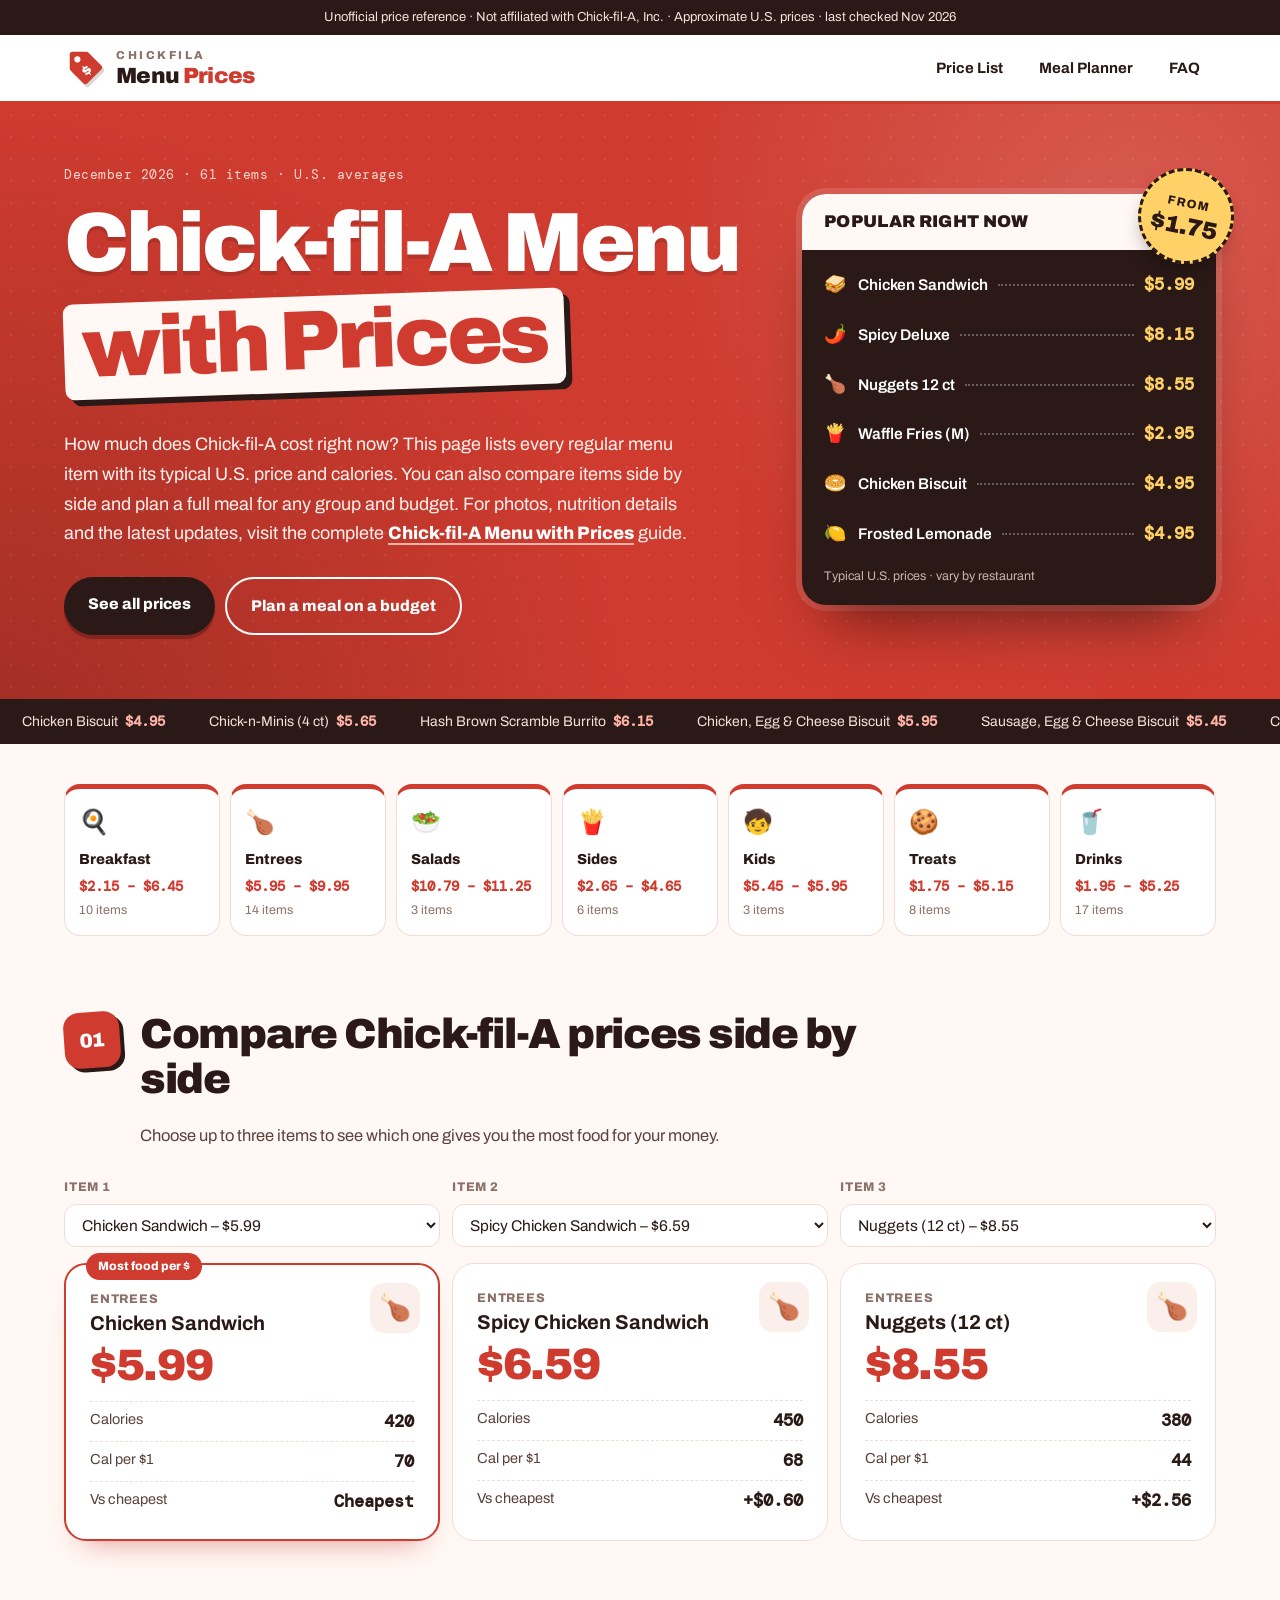
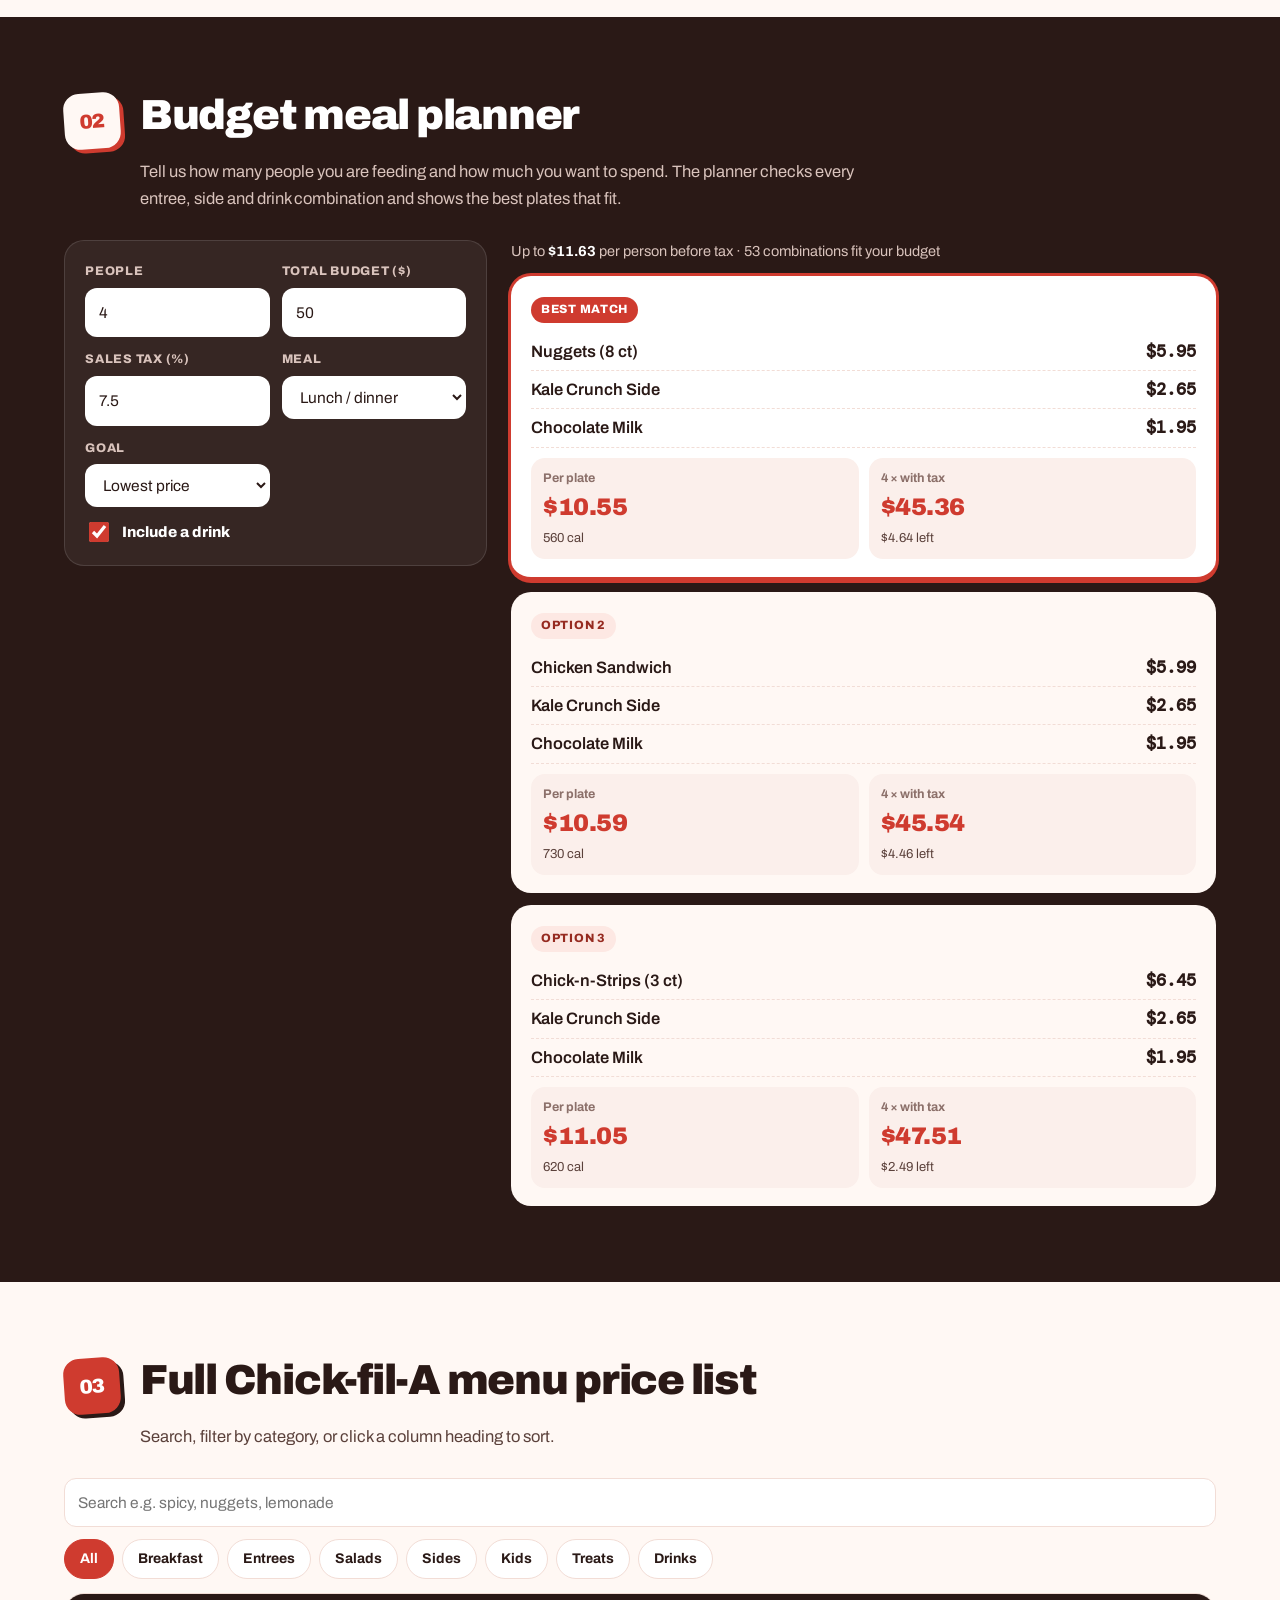
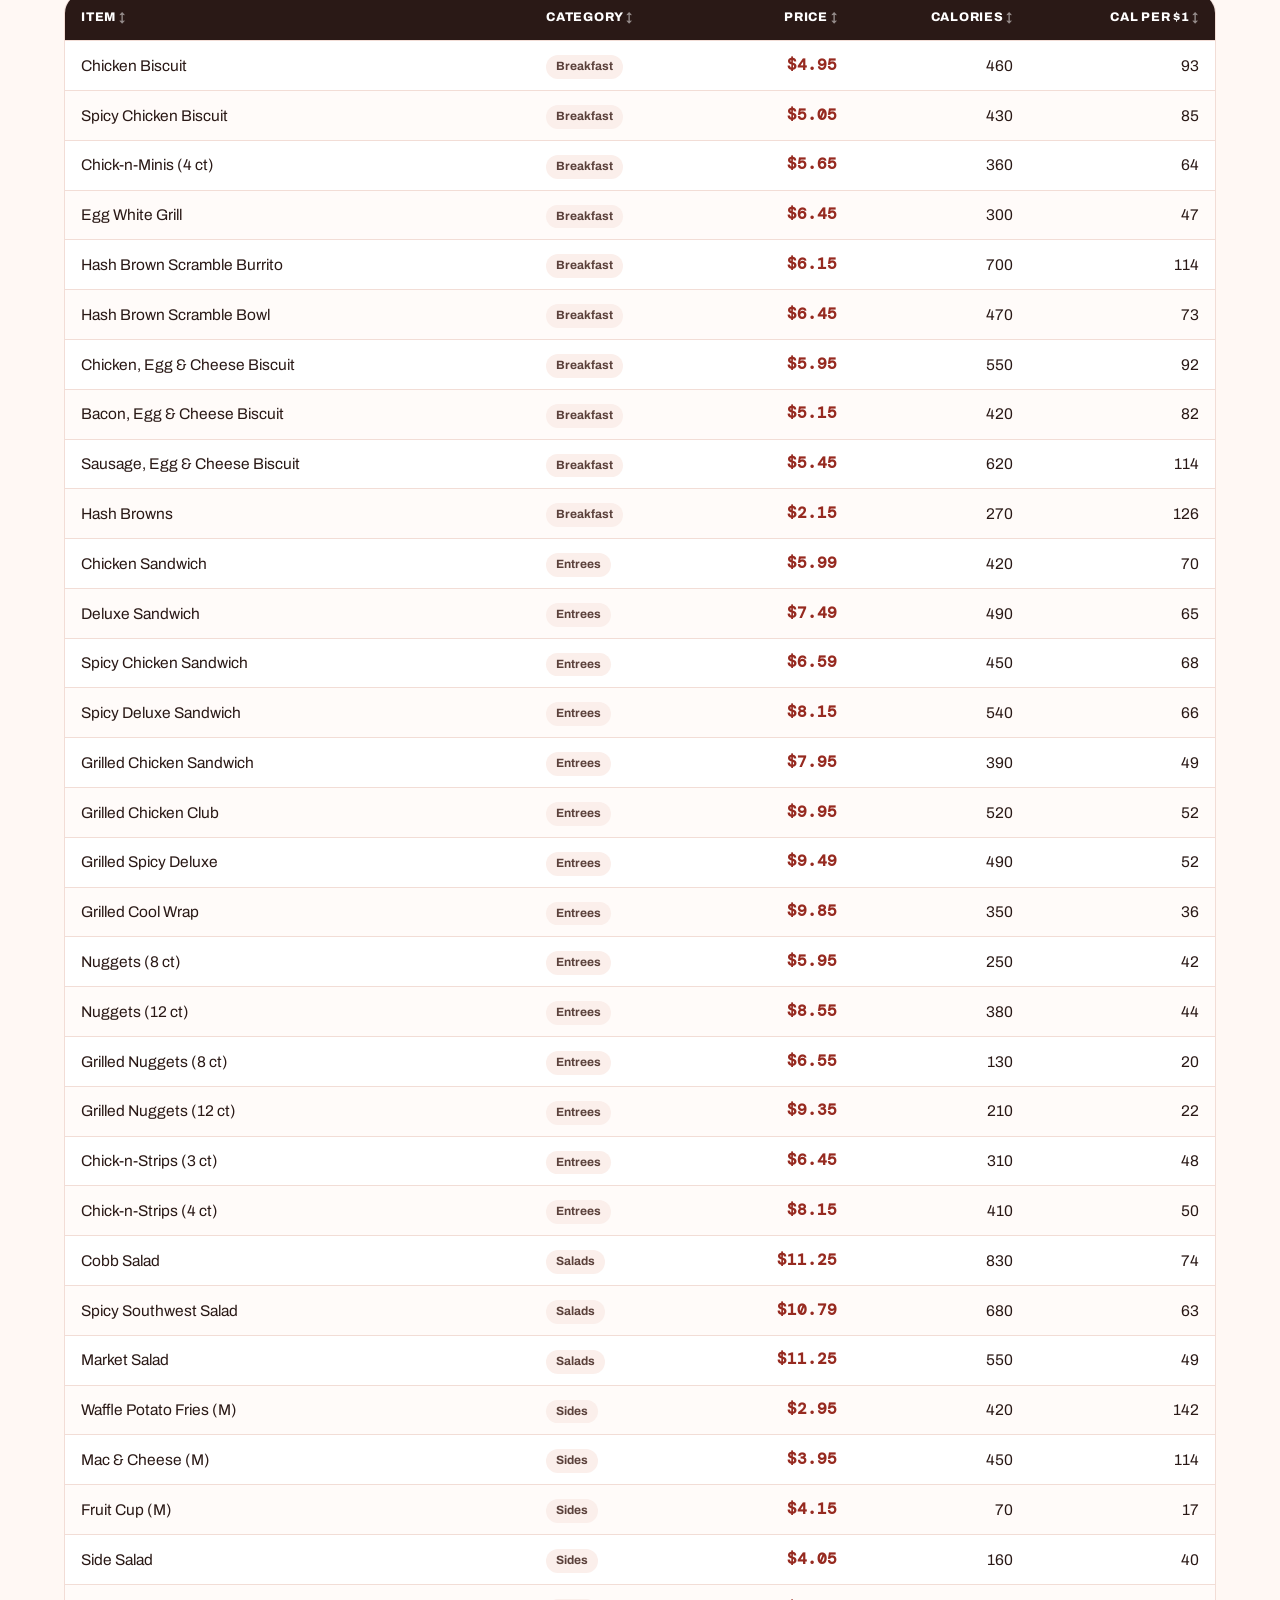
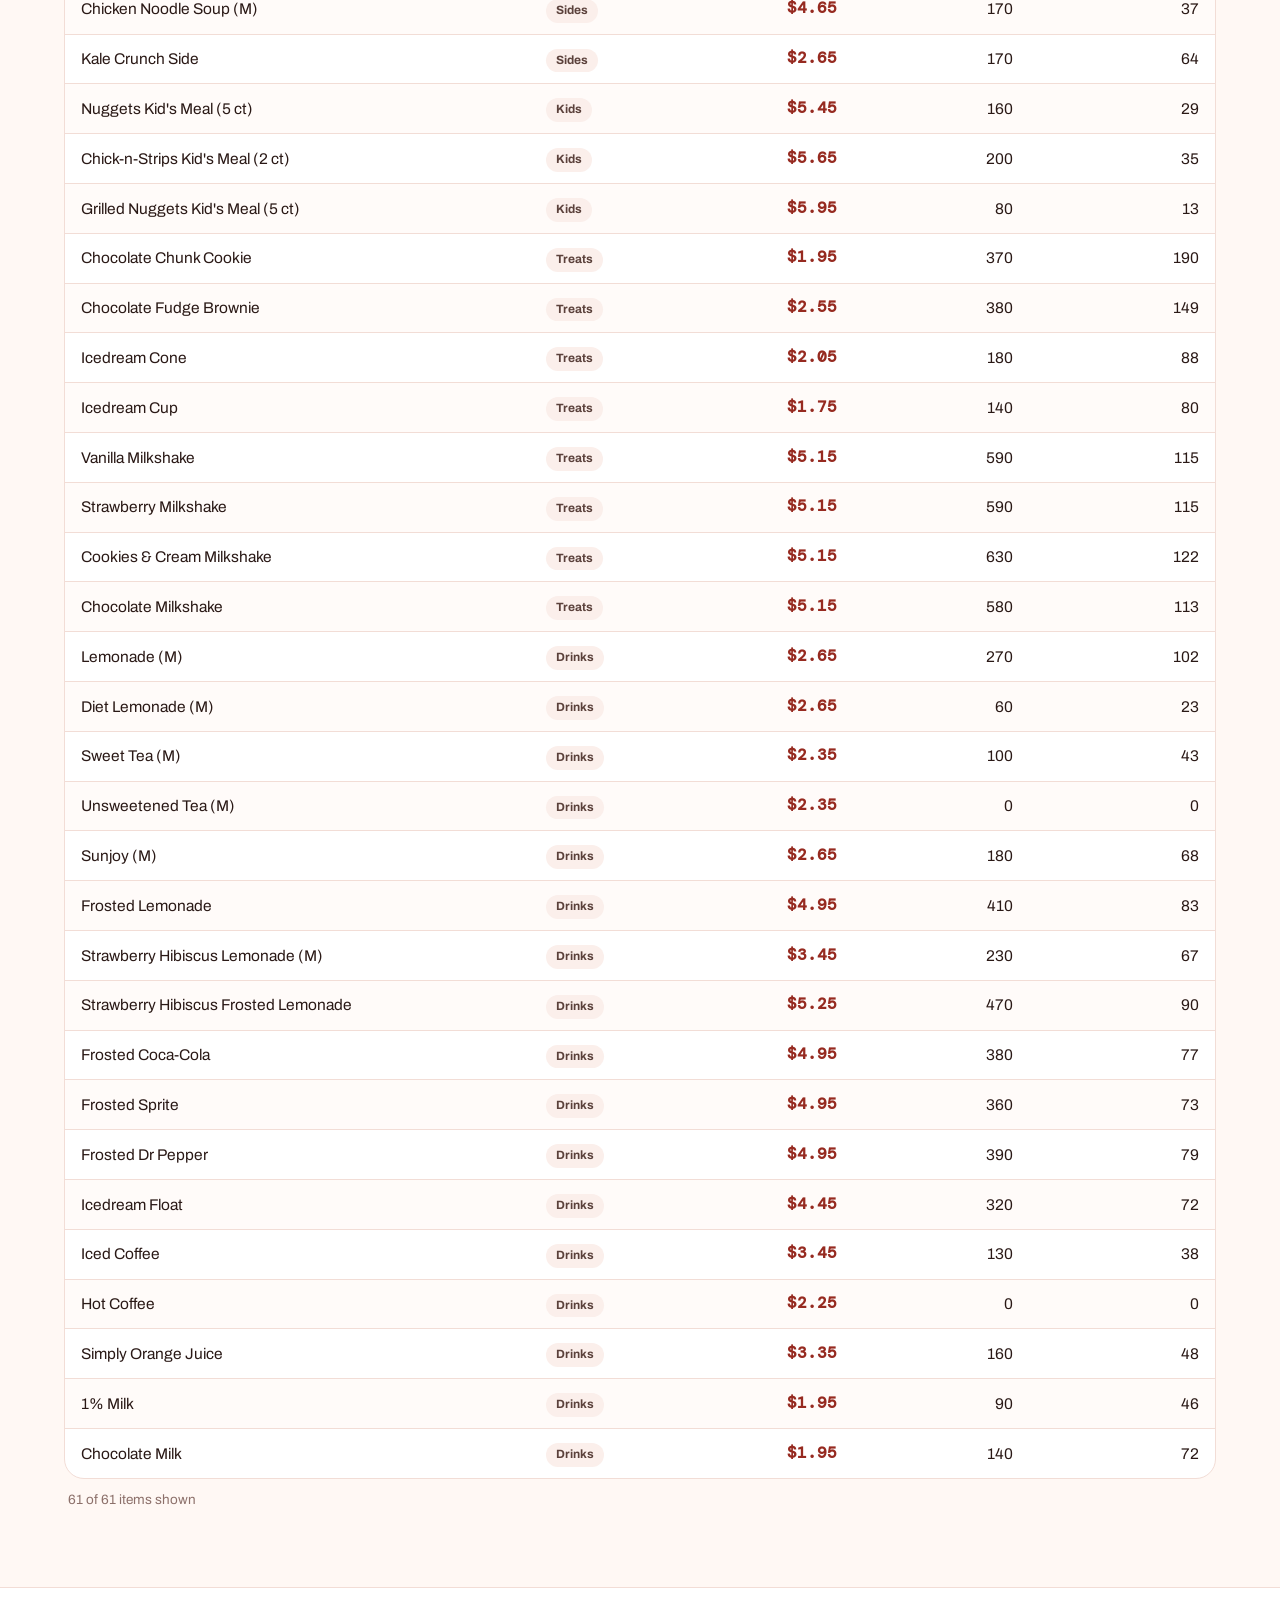
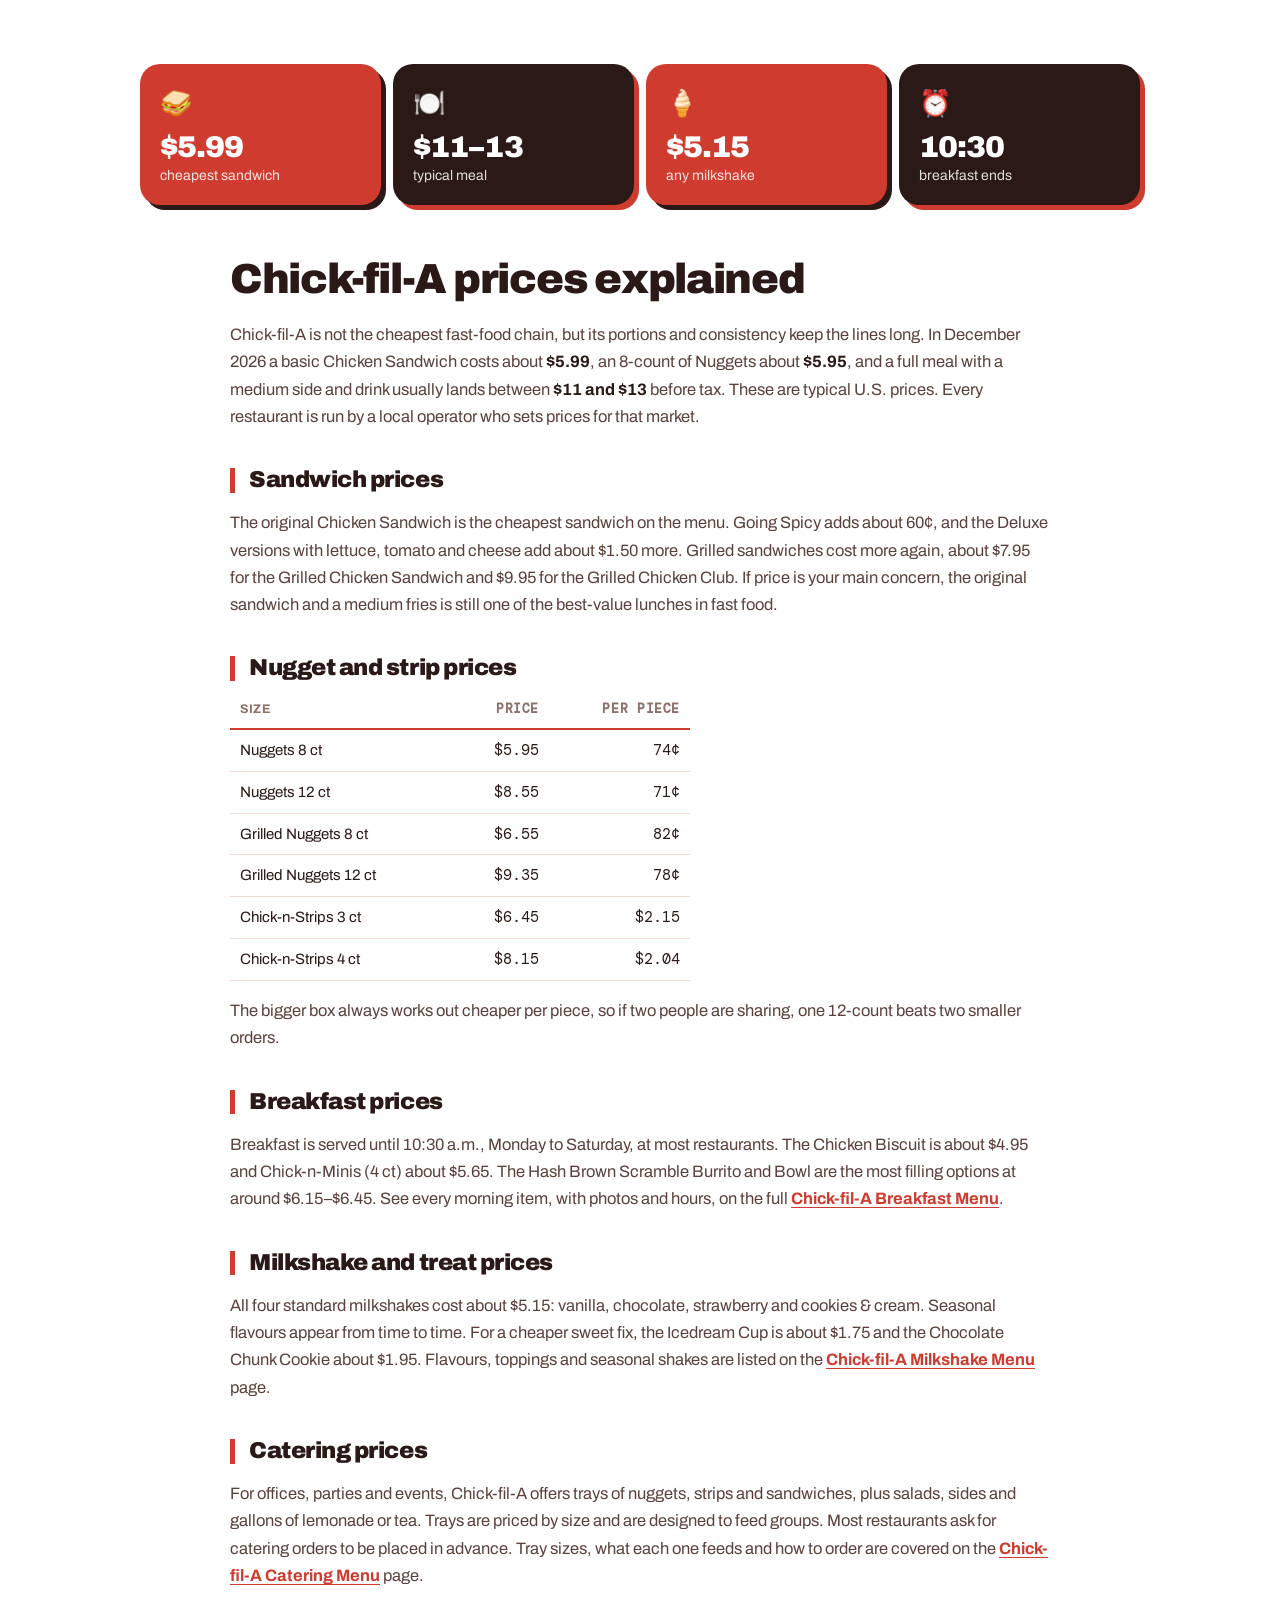
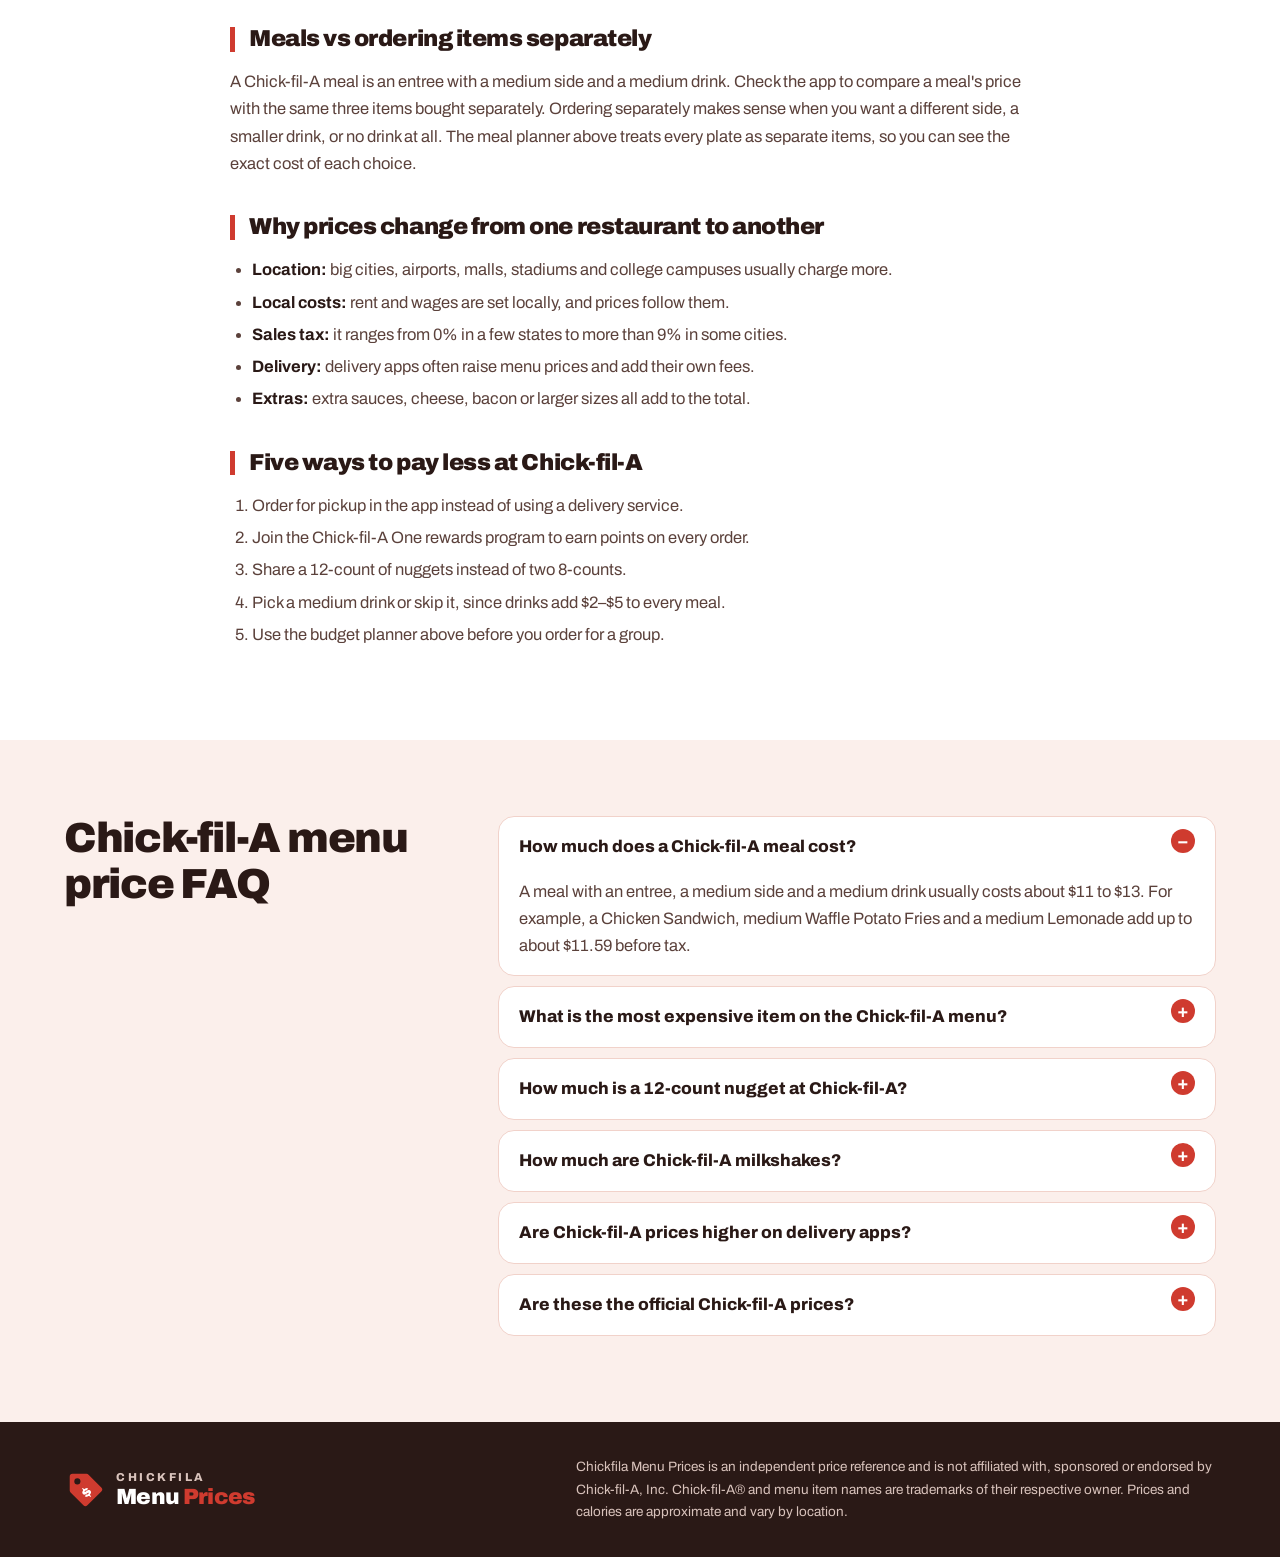
<file: index.html>
<!DOCTYPE html>
<html lang="en">
<head>
<meta charset="UTF-8">
<meta name="viewport" content="width=device-width, initial-scale=1">
<title>Chick-fil-A Menu with Prices (November 2026) – Full Price List &amp; Meal Planner</title>
<meta name="description" content="Chick-fil-A menu with prices for 61 items: sandwiches, nuggets, breakfast, salads, sides, milkshakes and drinks. Compare items, plan a meal on a budget and see the cheapest picks.">
<meta name="robots" content="index, follow">
<meta property="og:title" content="Chick-fil-A Menu with Prices – Price List, Compare &amp; Budget Planner">
<meta property="og:description" content="Approximate U.S. Chick-fil-A prices for every menu item, plus tools to compare items and plan a meal within your budget.">
<meta property="og:type" content="website">
<link rel="preconnect" href="https://fonts.googleapis.com">
<link rel="preconnect" href="https://fonts.gstatic.com" crossorigin>
<link href="https://fonts.googleapis.com/css2?family=Archivo:wght@400;500;600;700;800;900&family=DM+Mono:wght@500&display=swap" rel="stylesheet">
<link rel="stylesheet" href="style.css">
<script type="application/ld+json">
{"@context":"https://schema.org","@type":"FAQPage","mainEntity":[
{"@type":"Question","name":"How much does a Chick-fil-A meal cost?","acceptedAnswer":{"@type":"Answer","text":"A meal with an entree, a medium side and a medium drink usually costs about $11 to $13. For example, a Chicken Sandwich, medium Waffle Potato Fries and a medium Lemonade add up to about $11.59 before tax."}},
{"@type":"Question","name":"What is the most expensive item on the Chick-fil-A menu?","acceptedAnswer":{"@type":"Answer","text":"On the regular menu, the Cobb Salad and Market Salad are the most expensive single items at about $11.25. Catering trays cost more but are made to feed groups."}},
{"@type":"Question","name":"How much is a 12-count nugget at Chick-fil-A?","acceptedAnswer":{"@type":"Answer","text":"The 12-count Nuggets cost about $8.55, or roughly 71 cents per nugget. The 8-count costs about $5.95."}},
{"@type":"Question","name":"How much are Chick-fil-A milkshakes?","acceptedAnswer":{"@type":"Answer","text":"Milkshakes cost about $5.15 each. The four standard flavours are vanilla, chocolate, strawberry and cookies & cream."}},
{"@type":"Question","name":"Are Chick-fil-A prices higher on delivery apps?","acceptedAnswer":{"@type":"Answer","text":"Usually yes. Delivery apps often show higher menu prices and also add delivery and service fees, so ordering for pickup is normally cheaper."}},
{"@type":"Question","name":"Are these the official Chick-fil-A prices?","acceptedAnswer":{"@type":"Answer","text":"No. They are approximate U.S. averages collected for reference. Each restaurant sets its own prices, so check the official app for your location."}}]}
</script>
</head>
<body>

<div class="notice">Unofficial price reference · Not affiliated with Chick-fil-A, Inc. · Approximate U.S. prices · last checked Nov 2026</div>

<header class="top">
  <div class="wrap top-in">
    <a href="#" class="brand"><svg class="b-mark" viewBox="0 0 44 44" aria-hidden="true"><path d="M6 8a3 3 0 0 1 3-3h14.6a3 3 0 0 1 2.1.9l13.4 13.4a3 3 0 0 1 0 4.2L24.5 38.1a3 3 0 0 1-4.2 0L6.9 24.7A3 3 0 0 1 6 22.6z" fill="#cf3b2f"/><circle cx="14" cy="13" r="3.2" fill="#fff"/><text x="25" y="29" text-anchor="middle" font-family="Archivo,Arial Black,sans-serif" font-weight="900" font-size="15" fill="#fff" transform="rotate(-45 25 25)">$</text></svg><span class="b-txt"><small>Chickfila</small><span>Menu <b>Prices</b></span></span></a>
    <button class="hamb" aria-label="Open menu" aria-expanded="false"><span></span><span></span></button>
    <nav class="nav" aria-label="Main">
      <a href="#prices">Price List</a>
      <a href="#planner">Meal Planner</a>
      <a href="#faq">FAQ</a>
    </nav>
  </div>
</header>

<main>
<section class="hero">
  <div class="wrap hero-in">
    <div class="h-main">
      <p class="kicker"><span class="cm">November 2026</span> · 61 items · U.S. averages</p>
      <h1>Chick-fil-A Menu <em>with Prices</em></h1>
      <p class="lead">How much does Chick-fil-A cost right now? This page lists every regular menu item with its typical U.S. price and calories. You can also compare items side by side and plan a full meal for any group and budget. For photos, nutrition details and the latest updates, visit the complete <a href="https://chickfila-menue.com/">Chick-fil-A Menu with Prices</a> guide.</p>
      <div class="h-btns">
        <a href="#prices" class="btn">See all prices</a>
        <a href="#planner" class="btn ghost">Plan a meal on a budget</a>
      </div>
    </div>
    <div class="h-side">
      <div class="sticker" aria-hidden="true"><small>from</small><b>$1.75</b></div>
      <div class="h-board" aria-label="Popular prices">
        <p class="hb-t"><span>Popular right now</span><i aria-hidden="true">★</i></p>
        <ul>
          <li><span class="e" aria-hidden="true">🥪</span><span class="n">Chicken Sandwich</span><i></i><b>$5.99</b></li>
          <li><span class="e" aria-hidden="true">🌶️</span><span class="n">Spicy Deluxe</span><i></i><b>$8.15</b></li>
          <li><span class="e" aria-hidden="true">🍗</span><span class="n">Nuggets 12 ct</span><i></i><b>$8.55</b></li>
          <li><span class="e" aria-hidden="true">🍟</span><span class="n">Waffle Fries (M)</span><i></i><b>$2.95</b></li>
          <li><span class="e" aria-hidden="true">🥯</span><span class="n">Chicken Biscuit</span><i></i><b>$4.95</b></li>
          <li><span class="e" aria-hidden="true">🍋</span><span class="n">Frosted Lemonade</span><i></i><b>$4.95</b></li>
        </ul>
        <p class="hb-n">Typical U.S. prices · vary by restaurant</p>
      </div>
    </div>
  </div>
  <div class="ticker" aria-hidden="true"><div class="tk-in" id="ticker"></div></div>
</section>

<section class="ranges">
  <div class="wrap">
    <div class="rg-grid" id="ranges"></div>
  </div>
</section>

<section class="sec" id="compare">
  <div class="wrap">
    <div class="sec-h">
      <span class="num">01</span>
      <div>
        <h2>Compare Chick-fil-A prices side by side</h2>
        <p>Choose up to three items to see which one gives you the most food for your money.</p>
      </div>
    </div>
    <div class="cmp">
      <div class="cmp-sel" id="cmpSel"></div>
      <div class="cmp-cards" id="cmpCards"></div>
    </div>
  </div>
</section>

<section class="sec dark" id="planner">
  <div class="wrap">
    <div class="sec-h">
      <span class="num">02</span>
      <div>
        <h2>Budget meal planner</h2>
        <p>Tell us how many people you are feeding and how much you want to spend. The planner checks every entree, side and drink combination and shows the best plates that fit.</p>
      </div>
    </div>
    <div class="plan">
      <form class="plan-in" onsubmit="return false" aria-label="Meal planner options">
        <label><span>People</span><input type="number" id="pPeople" value="4" min="1" max="30"></label>
        <label><span>Total budget ($)</span><input type="number" id="pBudget" value="50" min="1" step="1"></label>
        <label><span>Sales tax (%)</span><input type="number" id="pTax" value="7.5" min="0" max="15" step="0.25"></label>
        <label><span>Meal</span><select id="pTime"><option value="lunch">Lunch / dinner</option><option value="bfast">Breakfast</option></select></label>
        <label><span>Goal</span><select id="pGoal"><option value="cheap">Lowest price</option><option value="fill">Most filling</option><option value="light">Lightest</option></select></label>
        <label class="chk"><input type="checkbox" id="pDrink" checked><span>Include a drink</span></label>
      </form>
      <div class="plan-out" id="planOut" aria-live="polite"></div>
    </div>
  </div>
</section>

<section class="sec" id="prices">
  <div class="wrap">
    <div class="sec-h">
      <span class="num">03</span>
      <div>
        <h2>Full Chick-fil-A menu price list</h2>
        <p>Search, filter by category, or click a column heading to sort.</p>
      </div>
    </div>
    <div class="pl-tools">
      <label class="pl-s"><span class="sr">Search prices</span><input type="search" id="plQ" placeholder="Search e.g. spicy, nuggets, lemonade"></label>
      <div class="pl-cats" id="plCats"></div>
    </div>
    <div class="pl-wrap">
      <table class="pl" id="pl">
        <thead><tr><th><button type="button" data-k="n">Item</button></th><th><button type="button" data-k="c">Category</button></th><th class="r"><button type="button" data-k="p">Price</button></th><th class="r"><button type="button" data-k="k">Calories</button></th><th class="r hide-s"><button type="button" data-k="v">Cal per $1</button></th></tr></thead>
        <tbody>
          <tr data-n="Chicken Biscuit" data-c="breakfast" data-p="4.95" data-k="460" data-v="93"><td>Chicken Biscuit</td><td><span class="ct ct-breakfast">Breakfast</span></td><td class="r b">$4.95</td><td class="r">460</td><td class="r hide-s">93</td></tr>
          <tr data-n="Spicy Chicken Biscuit" data-c="breakfast" data-p="5.05" data-k="430" data-v="85"><td>Spicy Chicken Biscuit</td><td><span class="ct ct-breakfast">Breakfast</span></td><td class="r b">$5.05</td><td class="r">430</td><td class="r hide-s">85</td></tr>
          <tr data-n="Chick-n-Minis (4 ct)" data-c="breakfast" data-p="5.65" data-k="360" data-v="64"><td>Chick-n-Minis (4 ct)</td><td><span class="ct ct-breakfast">Breakfast</span></td><td class="r b">$5.65</td><td class="r">360</td><td class="r hide-s">64</td></tr>
          <tr data-n="Egg White Grill" data-c="breakfast" data-p="6.45" data-k="300" data-v="47"><td>Egg White Grill</td><td><span class="ct ct-breakfast">Breakfast</span></td><td class="r b">$6.45</td><td class="r">300</td><td class="r hide-s">47</td></tr>
          <tr data-n="Hash Brown Scramble Burrito" data-c="breakfast" data-p="6.15" data-k="700" data-v="114"><td>Hash Brown Scramble Burrito</td><td><span class="ct ct-breakfast">Breakfast</span></td><td class="r b">$6.15</td><td class="r">700</td><td class="r hide-s">114</td></tr>
          <tr data-n="Hash Brown Scramble Bowl" data-c="breakfast" data-p="6.45" data-k="470" data-v="73"><td>Hash Brown Scramble Bowl</td><td><span class="ct ct-breakfast">Breakfast</span></td><td class="r b">$6.45</td><td class="r">470</td><td class="r hide-s">73</td></tr>
          <tr data-n="Chicken, Egg &amp; Cheese Biscuit" data-c="breakfast" data-p="5.95" data-k="550" data-v="92"><td>Chicken, Egg &amp; Cheese Biscuit</td><td><span class="ct ct-breakfast">Breakfast</span></td><td class="r b">$5.95</td><td class="r">550</td><td class="r hide-s">92</td></tr>
          <tr data-n="Bacon, Egg &amp; Cheese Biscuit" data-c="breakfast" data-p="5.15" data-k="420" data-v="82"><td>Bacon, Egg &amp; Cheese Biscuit</td><td><span class="ct ct-breakfast">Breakfast</span></td><td class="r b">$5.15</td><td class="r">420</td><td class="r hide-s">82</td></tr>
          <tr data-n="Sausage, Egg &amp; Cheese Biscuit" data-c="breakfast" data-p="5.45" data-k="620" data-v="114"><td>Sausage, Egg &amp; Cheese Biscuit</td><td><span class="ct ct-breakfast">Breakfast</span></td><td class="r b">$5.45</td><td class="r">620</td><td class="r hide-s">114</td></tr>
          <tr data-n="Hash Browns" data-c="breakfast" data-p="2.15" data-k="270" data-v="126"><td>Hash Browns</td><td><span class="ct ct-breakfast">Breakfast</span></td><td class="r b">$2.15</td><td class="r">270</td><td class="r hide-s">126</td></tr>
          <tr data-n="Chicken Sandwich" data-c="entrees" data-p="5.99" data-k="420" data-v="70"><td>Chicken Sandwich</td><td><span class="ct ct-entrees">Entrees</span></td><td class="r b">$5.99</td><td class="r">420</td><td class="r hide-s">70</td></tr>
          <tr data-n="Deluxe Sandwich" data-c="entrees" data-p="7.49" data-k="490" data-v="65"><td>Deluxe Sandwich</td><td><span class="ct ct-entrees">Entrees</span></td><td class="r b">$7.49</td><td class="r">490</td><td class="r hide-s">65</td></tr>
          <tr data-n="Spicy Chicken Sandwich" data-c="entrees" data-p="6.59" data-k="450" data-v="68"><td>Spicy Chicken Sandwich</td><td><span class="ct ct-entrees">Entrees</span></td><td class="r b">$6.59</td><td class="r">450</td><td class="r hide-s">68</td></tr>
          <tr data-n="Spicy Deluxe Sandwich" data-c="entrees" data-p="8.15" data-k="540" data-v="66"><td>Spicy Deluxe Sandwich</td><td><span class="ct ct-entrees">Entrees</span></td><td class="r b">$8.15</td><td class="r">540</td><td class="r hide-s">66</td></tr>
          <tr data-n="Grilled Chicken Sandwich" data-c="entrees" data-p="7.95" data-k="390" data-v="49"><td>Grilled Chicken Sandwich</td><td><span class="ct ct-entrees">Entrees</span></td><td class="r b">$7.95</td><td class="r">390</td><td class="r hide-s">49</td></tr>
          <tr data-n="Grilled Chicken Club" data-c="entrees" data-p="9.95" data-k="520" data-v="52"><td>Grilled Chicken Club</td><td><span class="ct ct-entrees">Entrees</span></td><td class="r b">$9.95</td><td class="r">520</td><td class="r hide-s">52</td></tr>
          <tr data-n="Grilled Spicy Deluxe" data-c="entrees" data-p="9.49" data-k="490" data-v="52"><td>Grilled Spicy Deluxe</td><td><span class="ct ct-entrees">Entrees</span></td><td class="r b">$9.49</td><td class="r">490</td><td class="r hide-s">52</td></tr>
          <tr data-n="Grilled Cool Wrap" data-c="entrees" data-p="9.85" data-k="350" data-v="36"><td>Grilled Cool Wrap</td><td><span class="ct ct-entrees">Entrees</span></td><td class="r b">$9.85</td><td class="r">350</td><td class="r hide-s">36</td></tr>
          <tr data-n="Nuggets (8 ct)" data-c="entrees" data-p="5.95" data-k="250" data-v="42"><td>Nuggets (8 ct)</td><td><span class="ct ct-entrees">Entrees</span></td><td class="r b">$5.95</td><td class="r">250</td><td class="r hide-s">42</td></tr>
          <tr data-n="Nuggets (12 ct)" data-c="entrees" data-p="8.55" data-k="380" data-v="44"><td>Nuggets (12 ct)</td><td><span class="ct ct-entrees">Entrees</span></td><td class="r b">$8.55</td><td class="r">380</td><td class="r hide-s">44</td></tr>
          <tr data-n="Grilled Nuggets (8 ct)" data-c="entrees" data-p="6.55" data-k="130" data-v="20"><td>Grilled Nuggets (8 ct)</td><td><span class="ct ct-entrees">Entrees</span></td><td class="r b">$6.55</td><td class="r">130</td><td class="r hide-s">20</td></tr>
          <tr data-n="Grilled Nuggets (12 ct)" data-c="entrees" data-p="9.35" data-k="210" data-v="22"><td>Grilled Nuggets (12 ct)</td><td><span class="ct ct-entrees">Entrees</span></td><td class="r b">$9.35</td><td class="r">210</td><td class="r hide-s">22</td></tr>
          <tr data-n="Chick-n-Strips (3 ct)" data-c="entrees" data-p="6.45" data-k="310" data-v="48"><td>Chick-n-Strips (3 ct)</td><td><span class="ct ct-entrees">Entrees</span></td><td class="r b">$6.45</td><td class="r">310</td><td class="r hide-s">48</td></tr>
          <tr data-n="Chick-n-Strips (4 ct)" data-c="entrees" data-p="8.15" data-k="410" data-v="50"><td>Chick-n-Strips (4 ct)</td><td><span class="ct ct-entrees">Entrees</span></td><td class="r b">$8.15</td><td class="r">410</td><td class="r hide-s">50</td></tr>
          <tr data-n="Cobb Salad" data-c="salads" data-p="11.25" data-k="830" data-v="74"><td>Cobb Salad</td><td><span class="ct ct-salads">Salads</span></td><td class="r b">$11.25</td><td class="r">830</td><td class="r hide-s">74</td></tr>
          <tr data-n="Spicy Southwest Salad" data-c="salads" data-p="10.79" data-k="680" data-v="63"><td>Spicy Southwest Salad</td><td><span class="ct ct-salads">Salads</span></td><td class="r b">$10.79</td><td class="r">680</td><td class="r hide-s">63</td></tr>
          <tr data-n="Market Salad" data-c="salads" data-p="11.25" data-k="550" data-v="49"><td>Market Salad</td><td><span class="ct ct-salads">Salads</span></td><td class="r b">$11.25</td><td class="r">550</td><td class="r hide-s">49</td></tr>
          <tr data-n="Waffle Potato Fries (M)" data-c="sides" data-p="2.95" data-k="420" data-v="142"><td>Waffle Potato Fries (M)</td><td><span class="ct ct-sides">Sides</span></td><td class="r b">$2.95</td><td class="r">420</td><td class="r hide-s">142</td></tr>
          <tr data-n="Mac &amp; Cheese (M)" data-c="sides" data-p="3.95" data-k="450" data-v="114"><td>Mac &amp; Cheese (M)</td><td><span class="ct ct-sides">Sides</span></td><td class="r b">$3.95</td><td class="r">450</td><td class="r hide-s">114</td></tr>
          <tr data-n="Fruit Cup (M)" data-c="sides" data-p="4.15" data-k="70" data-v="17"><td>Fruit Cup (M)</td><td><span class="ct ct-sides">Sides</span></td><td class="r b">$4.15</td><td class="r">70</td><td class="r hide-s">17</td></tr>
          <tr data-n="Side Salad" data-c="sides" data-p="4.05" data-k="160" data-v="40"><td>Side Salad</td><td><span class="ct ct-sides">Sides</span></td><td class="r b">$4.05</td><td class="r">160</td><td class="r hide-s">40</td></tr>
          <tr data-n="Chicken Noodle Soup (M)" data-c="sides" data-p="4.65" data-k="170" data-v="37"><td>Chicken Noodle Soup (M)</td><td><span class="ct ct-sides">Sides</span></td><td class="r b">$4.65</td><td class="r">170</td><td class="r hide-s">37</td></tr>
          <tr data-n="Kale Crunch Side" data-c="sides" data-p="2.65" data-k="170" data-v="64"><td>Kale Crunch Side</td><td><span class="ct ct-sides">Sides</span></td><td class="r b">$2.65</td><td class="r">170</td><td class="r hide-s">64</td></tr>
          <tr data-n="Nuggets Kid&#x27;s Meal (5 ct)" data-c="kids" data-p="5.45" data-k="160" data-v="29"><td>Nuggets Kid&#x27;s Meal (5 ct)</td><td><span class="ct ct-kids">Kids</span></td><td class="r b">$5.45</td><td class="r">160</td><td class="r hide-s">29</td></tr>
          <tr data-n="Chick-n-Strips Kid&#x27;s Meal (2 ct)" data-c="kids" data-p="5.65" data-k="200" data-v="35"><td>Chick-n-Strips Kid&#x27;s Meal (2 ct)</td><td><span class="ct ct-kids">Kids</span></td><td class="r b">$5.65</td><td class="r">200</td><td class="r hide-s">35</td></tr>
          <tr data-n="Grilled Nuggets Kid&#x27;s Meal (5 ct)" data-c="kids" data-p="5.95" data-k="80" data-v="13"><td>Grilled Nuggets Kid&#x27;s Meal (5 ct)</td><td><span class="ct ct-kids">Kids</span></td><td class="r b">$5.95</td><td class="r">80</td><td class="r hide-s">13</td></tr>
          <tr data-n="Chocolate Chunk Cookie" data-c="treats" data-p="1.95" data-k="370" data-v="190"><td>Chocolate Chunk Cookie</td><td><span class="ct ct-treats">Treats</span></td><td class="r b">$1.95</td><td class="r">370</td><td class="r hide-s">190</td></tr>
          <tr data-n="Chocolate Fudge Brownie" data-c="treats" data-p="2.55" data-k="380" data-v="149"><td>Chocolate Fudge Brownie</td><td><span class="ct ct-treats">Treats</span></td><td class="r b">$2.55</td><td class="r">380</td><td class="r hide-s">149</td></tr>
          <tr data-n="Icedream Cone" data-c="treats" data-p="2.05" data-k="180" data-v="88"><td>Icedream Cone</td><td><span class="ct ct-treats">Treats</span></td><td class="r b">$2.05</td><td class="r">180</td><td class="r hide-s">88</td></tr>
          <tr data-n="Icedream Cup" data-c="treats" data-p="1.75" data-k="140" data-v="80"><td>Icedream Cup</td><td><span class="ct ct-treats">Treats</span></td><td class="r b">$1.75</td><td class="r">140</td><td class="r hide-s">80</td></tr>
          <tr data-n="Vanilla Milkshake" data-c="treats" data-p="5.15" data-k="590" data-v="115"><td>Vanilla Milkshake</td><td><span class="ct ct-treats">Treats</span></td><td class="r b">$5.15</td><td class="r">590</td><td class="r hide-s">115</td></tr>
          <tr data-n="Strawberry Milkshake" data-c="treats" data-p="5.15" data-k="590" data-v="115"><td>Strawberry Milkshake</td><td><span class="ct ct-treats">Treats</span></td><td class="r b">$5.15</td><td class="r">590</td><td class="r hide-s">115</td></tr>
          <tr data-n="Cookies &amp; Cream Milkshake" data-c="treats" data-p="5.15" data-k="630" data-v="122"><td>Cookies &amp; Cream Milkshake</td><td><span class="ct ct-treats">Treats</span></td><td class="r b">$5.15</td><td class="r">630</td><td class="r hide-s">122</td></tr>
          <tr data-n="Chocolate Milkshake" data-c="treats" data-p="5.15" data-k="580" data-v="113"><td>Chocolate Milkshake</td><td><span class="ct ct-treats">Treats</span></td><td class="r b">$5.15</td><td class="r">580</td><td class="r hide-s">113</td></tr>
          <tr data-n="Lemonade (M)" data-c="drinks" data-p="2.65" data-k="270" data-v="102"><td>Lemonade (M)</td><td><span class="ct ct-drinks">Drinks</span></td><td class="r b">$2.65</td><td class="r">270</td><td class="r hide-s">102</td></tr>
          <tr data-n="Diet Lemonade (M)" data-c="drinks" data-p="2.65" data-k="60" data-v="23"><td>Diet Lemonade (M)</td><td><span class="ct ct-drinks">Drinks</span></td><td class="r b">$2.65</td><td class="r">60</td><td class="r hide-s">23</td></tr>
          <tr data-n="Sweet Tea (M)" data-c="drinks" data-p="2.35" data-k="100" data-v="43"><td>Sweet Tea (M)</td><td><span class="ct ct-drinks">Drinks</span></td><td class="r b">$2.35</td><td class="r">100</td><td class="r hide-s">43</td></tr>
          <tr data-n="Unsweetened Tea (M)" data-c="drinks" data-p="2.35" data-k="0" data-v="0"><td>Unsweetened Tea (M)</td><td><span class="ct ct-drinks">Drinks</span></td><td class="r b">$2.35</td><td class="r">0</td><td class="r hide-s">0</td></tr>
          <tr data-n="Sunjoy (M)" data-c="drinks" data-p="2.65" data-k="180" data-v="68"><td>Sunjoy (M)</td><td><span class="ct ct-drinks">Drinks</span></td><td class="r b">$2.65</td><td class="r">180</td><td class="r hide-s">68</td></tr>
          <tr data-n="Frosted Lemonade" data-c="drinks" data-p="4.95" data-k="410" data-v="83"><td>Frosted Lemonade</td><td><span class="ct ct-drinks">Drinks</span></td><td class="r b">$4.95</td><td class="r">410</td><td class="r hide-s">83</td></tr>
          <tr data-n="Strawberry Hibiscus Lemonade (M)" data-c="drinks" data-p="3.45" data-k="230" data-v="67"><td>Strawberry Hibiscus Lemonade (M)</td><td><span class="ct ct-drinks">Drinks</span></td><td class="r b">$3.45</td><td class="r">230</td><td class="r hide-s">67</td></tr>
          <tr data-n="Strawberry Hibiscus Frosted Lemonade" data-c="drinks" data-p="5.25" data-k="470" data-v="90"><td>Strawberry Hibiscus Frosted Lemonade</td><td><span class="ct ct-drinks">Drinks</span></td><td class="r b">$5.25</td><td class="r">470</td><td class="r hide-s">90</td></tr>
          <tr data-n="Frosted Coca-Cola" data-c="drinks" data-p="4.95" data-k="380" data-v="77"><td>Frosted Coca-Cola</td><td><span class="ct ct-drinks">Drinks</span></td><td class="r b">$4.95</td><td class="r">380</td><td class="r hide-s">77</td></tr>
          <tr data-n="Frosted Sprite" data-c="drinks" data-p="4.95" data-k="360" data-v="73"><td>Frosted Sprite</td><td><span class="ct ct-drinks">Drinks</span></td><td class="r b">$4.95</td><td class="r">360</td><td class="r hide-s">73</td></tr>
          <tr data-n="Frosted Dr Pepper" data-c="drinks" data-p="4.95" data-k="390" data-v="79"><td>Frosted Dr Pepper</td><td><span class="ct ct-drinks">Drinks</span></td><td class="r b">$4.95</td><td class="r">390</td><td class="r hide-s">79</td></tr>
          <tr data-n="Icedream Float" data-c="drinks" data-p="4.45" data-k="320" data-v="72"><td>Icedream Float</td><td><span class="ct ct-drinks">Drinks</span></td><td class="r b">$4.45</td><td class="r">320</td><td class="r hide-s">72</td></tr>
          <tr data-n="Iced Coffee" data-c="drinks" data-p="3.45" data-k="130" data-v="38"><td>Iced Coffee</td><td><span class="ct ct-drinks">Drinks</span></td><td class="r b">$3.45</td><td class="r">130</td><td class="r hide-s">38</td></tr>
          <tr data-n="Hot Coffee" data-c="drinks" data-p="2.25" data-k="0" data-v="0"><td>Hot Coffee</td><td><span class="ct ct-drinks">Drinks</span></td><td class="r b">$2.25</td><td class="r">0</td><td class="r hide-s">0</td></tr>
          <tr data-n="Simply Orange Juice" data-c="drinks" data-p="3.35" data-k="160" data-v="48"><td>Simply Orange Juice</td><td><span class="ct ct-drinks">Drinks</span></td><td class="r b">$3.35</td><td class="r">160</td><td class="r hide-s">48</td></tr>
          <tr data-n="1% Milk" data-c="drinks" data-p="1.95" data-k="90" data-v="46"><td>1% Milk</td><td><span class="ct ct-drinks">Drinks</span></td><td class="r b">$1.95</td><td class="r">90</td><td class="r hide-s">46</td></tr>
          <tr data-n="Chocolate Milk" data-c="drinks" data-p="1.95" data-k="140" data-v="72"><td>Chocolate Milk</td><td><span class="ct ct-drinks">Drinks</span></td><td class="r b">$1.95</td><td class="r">140</td><td class="r hide-s">72</td></tr>
        </tbody>
      </table>
    </div>
    <p class="pl-count" id="plCount"></p>
  </div>
</section>

<section class="guide">
  <div class="wrap guide-in">
    <div class="g-stats">
      <div><span aria-hidden="true">🥪</span><b>$5.99</b><em>cheapest sandwich</em></div>
      <div><span aria-hidden="true">🍽️</span><b>$11–13</b><em>typical meal</em></div>
      <div><span aria-hidden="true">🍦</span><b>$5.15</b><em>any milkshake</em></div>
      <div><span aria-hidden="true">⏰</span><b>10:30</b><em>breakfast ends</em></div>
    </div>
    <article class="prose">
      <h2>Chick-fil-A prices explained</h2>
      <p>Chick-fil-A is not the cheapest fast-food chain, but its portions and consistency keep the lines long. In <span class="cm">November 2026</span> a basic Chicken Sandwich costs about <b>$5.99</b>, an 8-count of Nuggets about <b>$5.95</b>, and a full meal with a medium side and drink usually lands between <b>$11 and $13</b> before tax. These are typical U.S. prices. Every restaurant is run by a local operator who sets prices for that market.</p>

      <h3>Sandwich prices</h3>
      <p>The original Chicken Sandwich is the cheapest sandwich on the menu. Going Spicy adds about 60¢, and the Deluxe versions with lettuce, tomato and cheese add about $1.50 more. Grilled sandwiches cost more again, about $7.95 for the Grilled Chicken Sandwich and $9.95 for the Grilled Chicken Club. If price is your main concern, the original sandwich and a medium fries is still one of the best-value lunches in fast food.</p>

      <h3>Nugget and strip prices</h3>
      <table class="mini">
        <thead><tr><th>Size</th><th>Price</th><th>Per piece</th></tr></thead>
        <tbody>
          <tr><td>Nuggets 8 ct</td><td>$5.95</td><td>74¢</td></tr>
          <tr><td>Nuggets 12 ct</td><td>$8.55</td><td>71¢</td></tr>
          <tr><td>Grilled Nuggets 8 ct</td><td>$6.55</td><td>82¢</td></tr>
          <tr><td>Grilled Nuggets 12 ct</td><td>$9.35</td><td>78¢</td></tr>
          <tr><td>Chick-n-Strips 3 ct</td><td>$6.45</td><td>$2.15</td></tr>
          <tr><td>Chick-n-Strips 4 ct</td><td>$8.15</td><td>$2.04</td></tr>
        </tbody>
      </table>
      <p>The bigger box always works out cheaper per piece, so if two people are sharing, one 12-count beats two smaller orders.</p>

      <h3>Breakfast prices</h3>
      <p>Breakfast is served until 10:30 a.m., Monday to Saturday, at most restaurants. The Chicken Biscuit is about $4.95 and Chick-n-Minis (4 ct) about $5.65. The Hash Brown Scramble Burrito and Bowl are the most filling options at around $6.15–$6.45. See every morning item, with photos and hours, on the full <a href="https://chickfila-menue.com/chick-fil-a-breakfast-menu/">Chick-fil-A Breakfast Menu</a>.</p>

      <h3>Milkshake and treat prices</h3>
      <p>All four standard milkshakes cost about $5.15: vanilla, chocolate, strawberry and cookies &amp; cream. Seasonal flavours appear from time to time. For a cheaper sweet fix, the Icedream Cup is about $1.75 and the Chocolate Chunk Cookie about $1.95. Flavours, toppings and seasonal shakes are listed on the <a href="https://chickfila-menue.com/chick-fil-a-milkshake-menu/">Chick-fil-A Milkshake Menu</a> page.</p>

      <h3>Catering prices</h3>
      <p>For offices, parties and events, Chick-fil-A offers trays of nuggets, strips and sandwiches, plus salads, sides and gallons of lemonade or tea. Trays are priced by size and are designed to feed groups. Most restaurants ask for catering orders to be placed in advance. Tray sizes, what each one feeds and how to order are covered on the <a href="https://chickfila-menue.com/chick-fil-a-catering-menu/">Chick-fil-A Catering Menu</a> page.</p>

      <h3>Meals vs ordering items separately</h3>
      <p>A Chick-fil-A meal is an entree with a medium side and a medium drink. Check the app to compare a meal's price with the same three items bought separately. Ordering separately makes sense when you want a different side, a smaller drink, or no drink at all. The meal planner above treats every plate as separate items, so you can see the exact cost of each choice.</p>

      <h3>Why prices change from one restaurant to another</h3>
      <ul>
        <li><b>Location:</b> big cities, airports, malls, stadiums and college campuses usually charge more.</li>
        <li><b>Local costs:</b> rent and wages are set locally, and prices follow them.</li>
        <li><b>Sales tax:</b> it ranges from 0% in a few states to more than 9% in some cities.</li>
        <li><b>Delivery:</b> delivery apps often raise menu prices and add their own fees.</li>
        <li><b>Extras:</b> extra sauces, cheese, bacon or larger sizes all add to the total.</li>
      </ul>

      <h3>Five ways to pay less at Chick-fil-A</h3>
      <ol>
        <li>Order for pickup in the app instead of using a delivery service.</li>
        <li>Join the Chick-fil-A One rewards program to earn points on every order.</li>
        <li>Share a 12-count of nuggets instead of two 8-counts.</li>
        <li>Pick a medium drink or skip it, since drinks add $2–$5 to every meal.</li>
        <li>Use the budget planner above before you order for a group.</li>
      </ol>
    </article>
  </div>
</section>

<section class="faq" id="faq">
  <div class="wrap faq-in">
    <h2>Chick-fil-A menu price FAQ</h2>
    <div class="qa">
      <details open><summary>How much does a Chick-fil-A meal cost?</summary><p>A meal with an entree, a medium side and a medium drink usually costs about $11 to $13. For example, a Chicken Sandwich, medium Waffle Potato Fries and a medium Lemonade add up to about $11.59 before tax.</p></details>
      <details><summary>What is the most expensive item on the Chick-fil-A menu?</summary><p>On the regular menu, the Cobb Salad and Market Salad are the most expensive single items at about $11.25. Catering trays cost more but are made to feed groups.</p></details>
      <details><summary>How much is a 12-count nugget at Chick-fil-A?</summary><p>The 12-count Nuggets cost about $8.55, or roughly 71 cents per nugget. The 8-count costs about $5.95.</p></details>
      <details><summary>How much are Chick-fil-A milkshakes?</summary><p>Milkshakes cost about $5.15 each. The four standard flavours are vanilla, chocolate, strawberry and cookies &amp; cream.</p></details>
      <details><summary>Are Chick-fil-A prices higher on delivery apps?</summary><p>Usually yes. Delivery apps often show higher menu prices and also add delivery and service fees, so ordering for pickup is normally cheaper.</p></details>
      <details><summary>Are these the official Chick-fil-A prices?</summary><p>No. They are approximate U.S. averages collected for reference. Each restaurant sets its own prices, so check the official app for your location.</p></details>
    </div>
  </div>
</section>
</main>

<footer class="foot">
  <div class="wrap foot-in">
    <a href="#" class="brand light"><svg class="b-mark" viewBox="0 0 44 44" aria-hidden="true"><path d="M6 8a3 3 0 0 1 3-3h14.6a3 3 0 0 1 2.1.9l13.4 13.4a3 3 0 0 1 0 4.2L24.5 38.1a3 3 0 0 1-4.2 0L6.9 24.7A3 3 0 0 1 6 22.6z" fill="#cf3b2f"/><circle cx="14" cy="13" r="3.2" fill="#2a1916"/><text x="25" y="29" text-anchor="middle" font-family="Archivo,Arial Black,sans-serif" font-weight="900" font-size="15" fill="#fff" transform="rotate(-45 25 25)">$</text></svg><span class="b-txt"><small>Chickfila</small><span>Menu <b>Prices</b></span></span></a>
    <p>Chickfila Menu Prices is an independent price reference and is not affiliated with, sponsored or endorsed by Chick-fil-A, Inc. Chick-fil-A® and menu item names are trademarks of their respective owner. Prices and calories are approximate and vary by location.</p>
  </div>
</footer>

<script>
(function(){
  var MENU=[{"i": 0, "c": "breakfast", "n": "Chicken Biscuit", "p": 4.95, "k": 460}, {"i": 1, "c": "breakfast", "n": "Spicy Chicken Biscuit", "p": 5.05, "k": 430}, {"i": 2, "c": "breakfast", "n": "Chick-n-Minis (4 ct)", "p": 5.65, "k": 360}, {"i": 3, "c": "breakfast", "n": "Egg White Grill", "p": 6.45, "k": 300}, {"i": 4, "c": "breakfast", "n": "Hash Brown Scramble Burrito", "p": 6.15, "k": 700}, {"i": 5, "c": "breakfast", "n": "Hash Brown Scramble Bowl", "p": 6.45, "k": 470}, {"i": 6, "c": "breakfast", "n": "Chicken, Egg & Cheese Biscuit", "p": 5.95, "k": 550}, {"i": 7, "c": "breakfast", "n": "Bacon, Egg & Cheese Biscuit", "p": 5.15, "k": 420}, {"i": 8, "c": "breakfast", "n": "Sausage, Egg & Cheese Biscuit", "p": 5.45, "k": 620}, {"i": 9, "c": "breakfast", "n": "Hash Browns", "p": 2.15, "k": 270}, {"i": 10, "c": "entrees", "n": "Chicken Sandwich", "p": 5.99, "k": 420}, {"i": 11, "c": "entrees", "n": "Deluxe Sandwich", "p": 7.49, "k": 490}, {"i": 12, "c": "entrees", "n": "Spicy Chicken Sandwich", "p": 6.59, "k": 450}, {"i": 13, "c": "entrees", "n": "Spicy Deluxe Sandwich", "p": 8.15, "k": 540}, {"i": 14, "c": "entrees", "n": "Grilled Chicken Sandwich", "p": 7.95, "k": 390}, {"i": 15, "c": "entrees", "n": "Grilled Chicken Club", "p": 9.95, "k": 520}, {"i": 16, "c": "entrees", "n": "Grilled Spicy Deluxe", "p": 9.49, "k": 490}, {"i": 17, "c": "entrees", "n": "Grilled Cool Wrap", "p": 9.85, "k": 350}, {"i": 18, "c": "entrees", "n": "Nuggets (8 ct)", "p": 5.95, "k": 250}, {"i": 19, "c": "entrees", "n": "Nuggets (12 ct)", "p": 8.55, "k": 380}, {"i": 20, "c": "entrees", "n": "Grilled Nuggets (8 ct)", "p": 6.55, "k": 130}, {"i": 21, "c": "entrees", "n": "Grilled Nuggets (12 ct)", "p": 9.35, "k": 210}, {"i": 22, "c": "entrees", "n": "Chick-n-Strips (3 ct)", "p": 6.45, "k": 310}, {"i": 23, "c": "entrees", "n": "Chick-n-Strips (4 ct)", "p": 8.15, "k": 410}, {"i": 24, "c": "salads", "n": "Cobb Salad", "p": 11.25, "k": 830}, {"i": 25, "c": "salads", "n": "Spicy Southwest Salad", "p": 10.79, "k": 680}, {"i": 26, "c": "salads", "n": "Market Salad", "p": 11.25, "k": 550}, {"i": 27, "c": "sides", "n": "Waffle Potato Fries (M)", "p": 2.95, "k": 420}, {"i": 28, "c": "sides", "n": "Mac & Cheese (M)", "p": 3.95, "k": 450}, {"i": 29, "c": "sides", "n": "Fruit Cup (M)", "p": 4.15, "k": 70}, {"i": 30, "c": "sides", "n": "Side Salad", "p": 4.05, "k": 160}, {"i": 31, "c": "sides", "n": "Chicken Noodle Soup (M)", "p": 4.65, "k": 170}, {"i": 32, "c": "sides", "n": "Kale Crunch Side", "p": 2.65, "k": 170}, {"i": 33, "c": "kids", "n": "Nuggets Kid's Meal (5 ct)", "p": 5.45, "k": 160}, {"i": 34, "c": "kids", "n": "Chick-n-Strips Kid's Meal (2 ct)", "p": 5.65, "k": 200}, {"i": 35, "c": "kids", "n": "Grilled Nuggets Kid's Meal (5 ct)", "p": 5.95, "k": 80}, {"i": 36, "c": "treats", "n": "Chocolate Chunk Cookie", "p": 1.95, "k": 370}, {"i": 37, "c": "treats", "n": "Chocolate Fudge Brownie", "p": 2.55, "k": 380}, {"i": 38, "c": "treats", "n": "Icedream Cone", "p": 2.05, "k": 180}, {"i": 39, "c": "treats", "n": "Icedream Cup", "p": 1.75, "k": 140}, {"i": 40, "c": "treats", "n": "Vanilla Milkshake", "p": 5.15, "k": 590}, {"i": 41, "c": "treats", "n": "Strawberry Milkshake", "p": 5.15, "k": 590}, {"i": 42, "c": "treats", "n": "Cookies & Cream Milkshake", "p": 5.15, "k": 630}, {"i": 43, "c": "treats", "n": "Chocolate Milkshake", "p": 5.15, "k": 580}, {"i": 44, "c": "drinks", "n": "Lemonade (M)", "p": 2.65, "k": 270}, {"i": 45, "c": "drinks", "n": "Diet Lemonade (M)", "p": 2.65, "k": 60}, {"i": 46, "c": "drinks", "n": "Sweet Tea (M)", "p": 2.35, "k": 100}, {"i": 47, "c": "drinks", "n": "Unsweetened Tea (M)", "p": 2.35, "k": 0}, {"i": 48, "c": "drinks", "n": "Sunjoy (M)", "p": 2.65, "k": 180}, {"i": 49, "c": "drinks", "n": "Frosted Lemonade", "p": 4.95, "k": 410}, {"i": 50, "c": "drinks", "n": "Strawberry Hibiscus Lemonade (M)", "p": 3.45, "k": 230}, {"i": 51, "c": "drinks", "n": "Strawberry Hibiscus Frosted Lemonade", "p": 5.25, "k": 470}, {"i": 52, "c": "drinks", "n": "Frosted Coca-Cola", "p": 4.95, "k": 380}, {"i": 53, "c": "drinks", "n": "Frosted Sprite", "p": 4.95, "k": 360}, {"i": 54, "c": "drinks", "n": "Frosted Dr Pepper", "p": 4.95, "k": 390}, {"i": 55, "c": "drinks", "n": "Icedream Float", "p": 4.45, "k": 320}, {"i": 56, "c": "drinks", "n": "Iced Coffee", "p": 3.45, "k": 130}, {"i": 57, "c": "drinks", "n": "Hot Coffee", "p": 2.25, "k": 0}, {"i": 58, "c": "drinks", "n": "Simply Orange Juice", "p": 3.35, "k": 160}, {"i": 59, "c": "drinks", "n": "1% Milk", "p": 1.95, "k": 90}, {"i": 60, "c": "drinks", "n": "Chocolate Milk", "p": 1.95, "k": 140}];
  var ICO={breakfast:'🍳',entrees:'🍗',salads:'🥗',sides:'🍟',kids:'🧒',treats:'🍪',drinks:'🥤'};
  var CAT={breakfast:'Breakfast',entrees:'Entrees',salads:'Salads',sides:'Sides',kids:'Kids',treats:'Treats',drinks:'Drinks'};
  var $=function(id){return document.getElementById(id);};
  function money(n){ return '$'+n.toFixed(2); }
  function num(n){ return Math.round(n).toLocaleString('en-US'); }
  function esc(s){ return String(s).replace(/[&<>"]/g,function(c){return {'&':'&amp;','<':'&lt;','>':'&gt;','"':'&quot;'}[c];}); }
  function find(n){ for(var i=0;i<MENU.length;i++) if(MENU[i].n===n) return MENU[i]; }

  /* month label */
  try{ var lab=new Date().toLocaleDateString('en-US',{month:'long',year:'numeric'});
    document.querySelectorAll('.cm').forEach(function(e){ e.textContent=lab; });
    document.title=document.title.replace(/\([A-Za-z]+ \d{4}\)/,'('+lab+')'); }catch(e){}

  /* ticker */
  var tk=MENU.filter(function(_,i){return i%2===0;}).map(function(m){ return '<span>'+esc(m.n)+' <b>'+money(m.p)+'</b></span>'; }).join('');
  $('ticker').innerHTML=tk+tk;

  /* category ranges */
  Object.keys(CAT).forEach(function(c){
    var it=MENU.filter(function(m){return m.c===c;}), lo=Math.min.apply(null,it.map(function(m){return m.p;})), hi=Math.max.apply(null,it.map(function(m){return m.p;}));
    var a=document.createElement('a'); a.href='#prices'; a.className='rg'; a.dataset.c=c;
    a.innerHTML='<i aria-hidden="true">'+ICO[c]+'</i><span>'+CAT[c]+'</span><b>'+money(lo)+' – '+money(hi)+'</b><em>'+it.length+' items</em>';
    a.addEventListener('click',function(){ setCat(c); });
    $('ranges').appendChild(a);
  });

  /* compare */
  var opts='<option value="">— choose an item —</option>'+Object.keys(CAT).map(function(c){ return '<optgroup label="'+CAT[c]+'">'+MENU.filter(function(m){return m.c===c;}).map(function(m){ return '<option value="'+m.i+'">'+esc(m.n)+' – '+money(m.p)+'</option>'; }).join('')+'</optgroup>'; }).join('');
  var defs=['Chicken Sandwich','Spicy Chicken Sandwich','Nuggets (12 ct)'];
  for(var s=0;s<3;s++){ var l=document.createElement('label'); l.innerHTML='<span>Item '+(s+1)+'</span><select class="cs">'+opts+'</select>'; $('cmpSel').appendChild(l); l.querySelector('select').value=find(defs[s]).i; }
  function byI(i){ for(var k=0;k<MENU.length;k++) if(MENU[k].i===+i) return MENU[k]; }
  function compare(){
    var sel=[].slice.call(document.querySelectorAll('.cs')).map(function(x){return x.value;}).filter(Boolean).map(byI);
    var box=$('cmpCards'); box.innerHTML='';
    if(!sel.length){ box.innerHTML='<p class="c-empty">Choose at least one item.</p>'; return; }
    var minP=Math.min.apply(null,sel.map(function(m){return m.p;}));
    var best=sel.reduce(function(a,b){ return (b.k/b.p)>(a.k/a.p)?b:a; });
    sel.forEach(function(m){
      var d=document.createElement('div'); d.className='cc'+(m===best&&sel.length>1&&m.k>0?' best':'');
      var diff=m.p-minP;
      d.innerHTML=(m===best&&sel.length>1&&m.k>0?'<span class="badge">Most food per $</span>':'')+'<span class="cc-i" aria-hidden="true">'+ICO[m.c]+'</span><p class="cc-c">'+CAT[m.c]+'</p><h3>'+esc(m.n)+'</h3><p class="cc-p">'+money(m.p)+'</p>'+
        '<dl><div><dt>Calories</dt><dd>'+num(m.k)+'</dd></div><div><dt>Cal per $1</dt><dd>'+num(m.k/m.p)+'</dd></div><div><dt>Vs cheapest</dt><dd>'+(diff>0.001?'+'+money(diff):'Cheapest')+'</dd></div></dl>';
      box.appendChild(d);
    });
  }
  document.querySelectorAll('.cs').forEach(function(x){ x.addEventListener('change',compare); });

  /* planner */
  var BF_DRINK=['Iced Coffee','Hot Coffee','Simply Orange Juice','1% Milk','Chocolate Milk','Sweet Tea (M)','Unsweetened Tea (M)','Lemonade (M)','Diet Lemonade (M)'];
  function plan(){
    var ppl=Math.max(1,Math.min(30,parseInt($('pPeople').value,10)||1)), bud=parseFloat($('pBudget').value)||0, tax=Math.max(0,parseFloat($('pTax').value)||0)/100;
    var time=$('pTime').value, goal=$('pGoal').value, drink=$('pDrink').checked, out=$('planOut');
    var perPre=bud/ppl/(1+tax);
    var mains,sides,drinks;
    if(time==='bfast'){ mains=MENU.filter(function(m){return m.c==='breakfast'&&m.n!=='Hash Browns';}); sides=[find('Hash Browns'),find('Fruit Cup (M)')]; drinks=BF_DRINK.map(find); }
    else { mains=MENU.filter(function(m){return m.c==='entrees'||m.c==='salads';}); sides=MENU.filter(function(m){return m.c==='sides';}); drinks=MENU.filter(function(m){return m.c==='drinks';}); }
    var combos=[];
    mains.forEach(function(a){ sides.forEach(function(b){ (drink?drinks:[null]).forEach(function(c){
      var p=a.p+b.p+(c?c.p:0), k=a.k+b.k+(c?c.k:0);
      if(p<=perPre+1e-9) combos.push({a:a,b:b,c:c,p:p,k:k});
    }); }); });
    if(!combos.length){
      var cheapest=mains.reduce(function(x,y){return y.p<x.p?y:x;}).p+Math.min.apply(null,sides.map(function(s){return s.p;}))+(drink?Math.min.apply(null,drinks.map(function(d){return d.p;})):0);
      out.innerHTML='<div class="po-bad"><b>That budget is too tight.</b> The cheapest plate costs about '+money(cheapest)+' before tax, so for '+ppl+' '+(ppl===1?'person':'people')+' you need at least <b>'+money(Math.ceil(cheapest*ppl*(1+tax)*100)/100)+'</b> including tax. Try a bigger budget, fewer people, or untick the drink.</div>';
      return;
    }
    if(goal==='cheap') combos.sort(function(x,y){ return x.p-y.p || y.k-x.k; });
    else if(goal==='fill') combos.sort(function(x,y){ return y.k-x.k || x.p-y.p; });
    else combos.sort(function(x,y){ return x.k-y.k || x.p-y.p; });
    /* keep variety: different entree for each pick */
    var picks=[], used={};
    for(var i=0;i<combos.length&&picks.length<3;i++){ if(!used[combos[i].a.n]){ used[combos[i].a.n]=1; picks.push(combos[i]); } }
    out.innerHTML='<p class="po-sum">Up to <b>'+money(perPre)+'</b> per person before tax · '+num(combos.length)+' combinations fit your budget</p>'+picks.map(function(c,ix){
      var tot=c.p*ppl*(1+tax), left=bud-tot;
      return '<div class="po'+(ix===0?' top':'')+'"><span class="po-r">'+(ix===0?'Best match':'Option '+(ix+1))+'</span><ul><li>'+esc(c.a.n)+'<b>'+money(c.a.p)+'</b></li><li>'+esc(c.b.n)+'<b>'+money(c.b.p)+'</b></li>'+(c.c?'<li>'+esc(c.c.n)+'<b>'+money(c.c.p)+'</b></li>':'')+'</ul>'+
        '<div class="po-f"><div><span>Per plate</span><b>'+money(c.p)+'</b><em>'+num(c.k)+' cal</em></div><div><span>'+ppl+' × with tax</span><b>'+money(tot)+'</b><em>'+money(left)+' left</em></div></div></div>';
    }).join('');
  }
  ['pPeople','pBudget','pTax','pTime','pGoal','pDrink'].forEach(function(id){ $(id).addEventListener('input',plan); $(id).addEventListener('change',plan); });

  /* price list */
  var rows=[].slice.call(document.querySelectorAll('#pl tbody tr')), curCat='all', sortK=null, sortDir=1;
  var cats=[['all','All']].concat(Object.keys(CAT).map(function(c){return [c,CAT[c]];}));
  cats.forEach(function(c){ var b=document.createElement('button'); b.type='button'; b.textContent=c[1]; b.dataset.c=c[0]; if(c[0]==='all') b.className='on'; b.addEventListener('click',function(){ setCat(c[0]); }); $('plCats').appendChild(b); });
  function setCat(c){ curCat=c; document.querySelectorAll('#plCats button').forEach(function(b){ b.classList.toggle('on',b.dataset.c===c); }); filter(); }
  function filter(){
    var q=$('plQ').value.trim().toLowerCase(), n=0;
    rows.forEach(function(r){ var ok=(curCat==='all'||r.dataset.c===curCat)&&(!q||r.dataset.n.toLowerCase().indexOf(q)>-1); r.hidden=!ok; if(ok) n++; });
    $('plCount').textContent=n+' of '+rows.length+' items shown';
  }
  $('plQ').addEventListener('input',filter);
  document.querySelectorAll('#pl thead button').forEach(function(b){
    b.addEventListener('click',function(){
      var k=b.dataset.k; if(sortK===k) sortDir=-sortDir; else { sortK=k; sortDir=(k==='n'||k==='c')?1:-1; if(k==='p') sortDir=1; }
      document.querySelectorAll('#pl thead button').forEach(function(x){ x.className=''; }); b.className=sortDir>0?'asc':'desc';
      var tb=document.querySelector('#pl tbody');
      rows.sort(function(x,y){ var a=x.dataset[k], c=y.dataset[k]; if(k==='p'||k==='k'||k==='v'){ a=+a; c=+c; return (a-c)*sortDir; } return a.localeCompare(c)*sortDir; });
      rows.forEach(function(r){ tb.appendChild(r); });
    });
  });

  /* menu */
  var hb=document.querySelector('.hamb'), nav=document.querySelector('.nav');
  hb.addEventListener('click',function(){ var o=nav.classList.toggle('open'); hb.setAttribute('aria-expanded',o); });
  nav.querySelectorAll('a').forEach(function(a){ a.addEventListener('click',function(){ nav.classList.remove('open'); hb.setAttribute('aria-expanded','false'); }); });

  compare(); plan(); filter();
})();
</script>
</body>
</html>
</file>
<file: style.css>
:root{
  --cream:#fff8f4;
  --paper:#ffffff;
  --brown:#2a1916;
  --brown-2:#5b413b;
  --muted:#8c706a;
  --line:#f2ddd6;
  --red:#cf3b2f;
  --red-deep:#962a20;
  --red-soft:#fde8e3;
  --pink:#fbefeb;
  --head:'Archivo','Arial Black','Helvetica Neue',Arial,sans-serif;
  --sans:'Archivo',system-ui,-apple-system,Segoe UI,sans-serif;
  --mono:'DM Mono',ui-monospace,Menlo,monospace;
}
*{box-sizing:border-box}
[hidden]{display:none!important}
html{scroll-behavior:smooth}
body{margin:0;background:var(--cream);color:var(--brown);font-family:var(--sans);font-size:16.5px;line-height:1.65;-webkit-font-smoothing:antialiased}
.wrap{max-width:1200px;margin:0 auto;padding:0 24px}
.sr{position:absolute;width:1px;height:1px;overflow:hidden;clip:rect(0 0 0 0)}
h1,h2,h3{margin:0 0 .45em;line-height:1.08}
h2{font-family:var(--head);font-weight:900;font-size:clamp(28px,3.6vw,42px);letter-spacing:-.03em}
a{color:inherit}

.notice{background:var(--brown);color:#f5e1da;text-align:center;font-size:13px;padding:7px 16px}

/* header */
.top{position:sticky;top:0;z-index:40;background:var(--paper);border-bottom:3px solid var(--red)}
.top-in{display:flex;align-items:center;justify-content:space-between;height:66px}
.brand{display:flex;align-items:center;gap:10px;text-decoration:none;font-family:var(--head)}
.b-mark{width:42px;height:42px;flex:0 0 42px;filter:drop-shadow(2px 3px 0 rgba(42,25,22,.18));transition:transform .2s}
.brand:hover .b-mark{transform:rotate(-8deg)}
.b-txt{display:flex;flex-direction:column;line-height:1}
.b-txt small{font-size:11.5px;font-weight:800;letter-spacing:.22em;text-transform:uppercase;color:var(--muted);margin-bottom:3px}
.b-txt>span{font-size:22px;font-weight:900;letter-spacing:-.03em;white-space:nowrap}
.b-txt b{color:var(--red);font-weight:900}
.brand.light .b-txt small{color:#d9c3bc}
.nav{display:flex;gap:4px}
.nav a{text-decoration:none;font-weight:700;font-size:15px;padding:9px 16px;border-radius:999px}
.nav a:hover{background:var(--red-soft);color:var(--red-deep)}
.hamb{display:none;flex:0 0 40px;background:none;border:0;width:40px;height:40px;padding:10px 8px;cursor:pointer}
.hamb span{display:block;height:2px;background:var(--brown);margin:6px 0}

/* hero */
.hero{background:var(--red);color:#fff;position:relative;overflow:hidden}
.hero::before{content:"";position:absolute;inset:0;background:radial-gradient(circle at 88% 18%,rgba(255,255,255,.16),transparent 38%),radial-gradient(circle at 0% 100%,rgba(0,0,0,.22),transparent 45%),radial-gradient(rgba(255,255,255,.09) 1.4px,transparent 1.6px) 0 0/22px 22px}
.hero-in{position:relative;display:grid;grid-template-columns:minmax(0,1.25fr) minmax(0,.75fr);gap:48px;align-items:center;padding:60px 24px 64px}
.kicker{font-family:var(--mono);font-size:13px;letter-spacing:.04em;margin:0 0 16px;color:#ffd9d2}
.hero h1{font-family:var(--head);font-weight:900;font-size:clamp(42px,6.6vw,84px);letter-spacing:-.04em;line-height:.98;text-shadow:0 4px 0 rgba(0,0,0,.12)}
.hero h1 em{display:block;font-style:normal;color:var(--red);text-shadow:none;background:var(--cream);width:max-content;max-width:100%;padding:4px 18px 10px;margin-top:12px;transform:rotate(-2deg);border-radius:10px;box-shadow:6px 6px 0 var(--brown)}
.lead{font-size:18px;color:#fff1ed;max-width:640px;margin:22px 0 28px}
.lead a{color:#fff;font-weight:800;text-decoration:underline;text-decoration-thickness:2px;text-underline-offset:4px;text-decoration-color:#ffb3a7}
.lead a:hover{text-decoration-color:#fff}
.h-btns{display:flex;gap:10px;flex-wrap:wrap}
.btn{display:inline-block;text-decoration:none;font-weight:800;font-size:15.5px;background:var(--brown);color:#fff;padding:14px 24px;border-radius:999px;transition:transform .15s,box-shadow .15s;box-shadow:0 4px 0 rgba(0,0,0,.25)}
.btn:hover{transform:translateY(-2px);box-shadow:0 6px 0 rgba(0,0,0,.25)}
.btn.ghost{background:transparent;border:2px solid #fff;box-shadow:none}
.btn.ghost:hover{background:#fff;color:var(--red)}
.h-side{position:relative}
.h-board{background:var(--brown);color:#fff;border-radius:24px;padding:0 0 18px;box-shadow:0 34px 60px -28px rgba(0,0,0,.6),0 0 0 6px rgba(255,255,255,.12);overflow:hidden}
.hb-t{display:flex;justify-content:space-between;align-items:center;margin:0 0 6px;background:var(--cream);color:var(--brown);padding:14px 22px;font-family:var(--head);font-weight:900;font-size:17px;letter-spacing:.02em;text-transform:uppercase}
.hb-t i{font-style:normal;color:var(--red)}
.h-board ul{list-style:none;margin:0;padding:4px 22px}
.h-board li{display:flex;align-items:baseline;gap:10px;padding:10px 0;font-weight:600;font-size:15.5px}
.h-board li .e{font-size:18px;width:24px}
.h-board li .n{white-space:nowrap}
.h-board li i{flex:1;border-bottom:2px dotted rgba(255,255,255,.3);transform:translateY(-4px);min-width:12px}
.h-board li b{font-family:var(--mono);color:#ffd166;font-size:17px}
.hb-n{margin:4px 22px 0;font-size:12.5px;color:#cdb2aa}
.sticker{position:absolute;top:-26px;right:-18px;z-index:2;width:96px;height:96px;border-radius:50%;background:#ffd166;color:var(--brown);display:flex;flex-direction:column;align-items:center;justify-content:center;transform:rotate(12deg);box-shadow:0 10px 20px -8px rgba(0,0,0,.4);border:3px dashed var(--brown)}
.sticker small{font-size:12px;font-weight:800;text-transform:uppercase;letter-spacing:.08em}
.sticker b{font-family:var(--head);font-weight:900;font-size:24px;letter-spacing:-.03em;line-height:1}
.ticker{position:relative;background:var(--brown);color:#f5e1da;overflow:hidden;white-space:nowrap;padding:11px 0;font-size:14px}
.tk-in{display:inline-block;animation:tick 70s linear infinite}
.tk-in span{margin:0 22px}
.tk-in b{color:#ffb3a7;font-family:var(--mono);margin-left:4px}
@keyframes tick{to{transform:translateX(-50%)}}
@media (prefers-reduced-motion:reduce){.tk-in{animation:none}}

/* ranges */
.ranges{padding:40px 0 0}
.rg-grid{display:grid;grid-template-columns:repeat(7,minmax(0,1fr));gap:10px}
.rg{position:relative;display:flex;flex-direction:column;text-decoration:none;background:var(--paper);border:1.5px solid var(--line);border-top:5px solid var(--red);border-radius:16px;padding:14px;transition:border-color .15s,transform .15s,box-shadow .15s;min-width:0}
.rg:hover{border-color:var(--red);transform:translateY(-3px);box-shadow:0 14px 24px -16px rgba(207,59,47,.6)}
.rg i{font-style:normal;font-size:24px;margin-bottom:6px}
.rg span{font-weight:800;font-size:14.5px}
.rg b{font-family:var(--mono);font-size:13.5px;color:var(--red);margin:4px 0 2px}
.rg em{font-style:normal;font-size:12.5px;color:var(--muted)}

/* sections */
.sec{padding:76px 0}
.sec-h{display:flex;gap:20px;align-items:flex-start;margin-bottom:28px;max-width:820px}
.num{flex:0 0 auto;font-family:var(--head);font-weight:900;font-size:20px;color:#fff;background:var(--red);width:56px;height:56px;border-radius:16px;display:grid;place-items:center;transform:rotate(-4deg);box-shadow:4px 4px 0 var(--brown)}
.sec-h p{margin:0;color:var(--brown-2)}
.sec.dark{background:var(--brown);color:#fff}
.sec.dark .sec-h p{color:#d9c3bc}
.sec.dark .num{background:var(--cream);color:var(--red);box-shadow:4px 4px 0 var(--red)}

/* compare */
.cmp-sel{display:grid;grid-template-columns:repeat(3,minmax(0,1fr));gap:12px;margin-bottom:16px}
.cmp-sel label{display:flex;flex-direction:column;gap:6px;min-width:0}
.cmp-sel span{font-size:12.5px;font-weight:800;text-transform:uppercase;letter-spacing:.06em;color:var(--muted)}
select,input[type=number],input[type=search]{width:100%;min-width:0;font:inherit;font-size:15.5px;color:var(--brown);background:var(--paper);border:1.5px solid var(--line);border-radius:12px;padding:11px 13px}
select:focus,input:focus{outline:none;border-color:var(--red);box-shadow:0 0 0 3px var(--red-soft)}
.cmp-cards{display:grid;grid-template-columns:repeat(3,minmax(0,1fr));gap:12px}
.cc{position:relative;background:var(--paper);border:1.5px solid var(--line);border-radius:22px;padding:24px;min-width:0;transition:transform .15s}
.cc:hover{transform:translateY(-3px)}
.cc-i{position:absolute;top:18px;right:18px;width:50px;height:50px;border-radius:14px;background:var(--pink);display:grid;place-items:center;font-size:26px}
.cc.best{border:2.5px solid var(--red);box-shadow:0 18px 30px -20px rgba(207,59,47,.6)}
.badge{position:absolute;top:-12px;left:20px;background:var(--red);color:#fff;font-size:12px;font-weight:800;padding:4px 12px;border-radius:999px}
.cc-c{margin:0;font-size:12.5px;font-weight:800;text-transform:uppercase;letter-spacing:.06em;color:var(--muted)}
.cc h3{font-size:20px;margin:4px 60px 8px 0}
.cc-p{font-family:var(--head);font-weight:900;font-size:44px;letter-spacing:-.03em;color:var(--red);margin:0 0 14px;line-height:1}
.cc dl{margin:0;display:grid;gap:6px}
.cc dl div{display:flex;justify-content:space-between;border-top:1px dashed var(--line);padding-top:6px}
.cc dt{color:var(--brown-2);font-size:14.5px}
.cc dd{margin:0;font-weight:800;font-family:var(--mono)}
.c-empty{color:var(--muted)}

/* planner */
.plan{display:grid;grid-template-columns:minmax(0,.75fr) minmax(0,1.25fr);gap:24px;align-items:start}
.plan-in{display:grid;grid-template-columns:1fr 1fr;gap:12px;background:rgba(255,255,255,.06);border:1px solid rgba(255,255,255,.12);border-radius:20px;padding:20px}
.plan-in label{display:flex;flex-direction:column;gap:6px;min-width:0}
.plan-in label>span{font-size:12.5px;font-weight:800;text-transform:uppercase;letter-spacing:.06em;color:#d9c3bc}
.plan-in .chk{grid-column:1/-1;flex-direction:row;align-items:center;gap:10px;font-weight:700}
.plan-in .chk span{text-transform:none;letter-spacing:0;font-size:15px;color:#fff}
.plan-in .chk input{width:20px;height:20px;accent-color:var(--red)}
.plan-in select,.plan-in input[type=number]{border-color:transparent}
.plan-out{display:grid;gap:12px}
.po-sum{margin:0;color:#d9c3bc;font-size:14.5px}
.po-sum b{color:#fff}
.po{background:var(--cream);color:var(--brown);border-radius:20px;padding:18px 20px;position:relative}
.po.top{background:var(--paper);box-shadow:0 0 0 3px var(--red)}
.po-r{display:inline-block;font-size:12px;font-weight:800;text-transform:uppercase;letter-spacing:.06em;background:var(--red-soft);color:var(--red-deep);border-radius:999px;padding:3px 10px}
.po.top .po-r{background:var(--red);color:#fff}
.po ul{list-style:none;margin:10px 0;padding:0}
.po li{display:flex;justify-content:space-between;gap:12px;padding:5px 0;font-weight:600;border-bottom:1px dashed var(--line)}
.po li b{font-family:var(--mono)}
.po-f{display:grid;grid-template-columns:1fr 1fr;gap:10px}
.po-f div{background:var(--pink);border-radius:14px;padding:10px 12px}
.po-f span{display:block;font-size:12.5px;color:var(--muted);font-weight:700}
.po-f b{font-family:var(--head);font-size:24px;color:var(--red);font-weight:900;letter-spacing:-.02em}
.po-f em{display:block;font-style:normal;font-size:13px;color:var(--brown-2)}
.po-bad{background:var(--cream);color:var(--brown);border-radius:20px;padding:20px;border-left:6px solid var(--red)}

/* price list */
.pl-tools{display:flex;flex-direction:column;gap:12px;margin-bottom:14px}
.pl-cats{display:flex;gap:8px;flex-wrap:wrap}
.pl-cats button{font:inherit;font-size:14px;font-weight:700;border:1.5px solid var(--line);background:var(--paper);border-radius:999px;padding:7px 15px;cursor:pointer;color:var(--brown)}
.pl-cats button.on{background:var(--red);border-color:var(--red);color:#fff}
.pl-wrap{overflow-x:auto;background:var(--paper);border:1.5px solid var(--line);border-radius:20px}
.pl{width:100%;border-collapse:collapse;font-size:15.5px}
.pl th{background:var(--brown);text-align:left;padding:0}
.pl th button{width:100%;text-align:inherit;font:inherit;font-size:12.5px;font-weight:800;text-transform:uppercase;letter-spacing:.06em;color:#fff;background:none;border:0;padding:13px 16px;cursor:pointer;white-space:nowrap}
.pl th button::after{content:" ↕";opacity:.5}
.pl th button.asc::after{content:" ↑";opacity:1}
.pl th button.desc::after{content:" ↓";opacity:1}
.pl th.r button{text-align:right}
.pl td{padding:11px 16px;border-top:1px solid var(--line)}
.pl tbody tr:nth-child(even){background:#fffbf9}
.pl tbody tr:hover{background:var(--red-soft)}
.pl .r{text-align:right;white-space:nowrap}
.pl .b{font-weight:800;color:var(--red-deep);font-family:var(--mono)}
.ct{display:inline-block;font-size:12px;font-weight:700;border-radius:999px;padding:2px 10px;background:var(--pink);color:var(--brown-2);white-space:nowrap}
.pl-count{font-size:13.5px;color:var(--muted);margin:10px 4px 0}

/* guide */
.guide{padding:76px 0;background:var(--paper);border-top:1px solid var(--line)}
.g-stats{display:grid;grid-template-columns:repeat(4,minmax(0,1fr));gap:12px;max-width:1000px;margin:0 auto 52px}
.g-stats div{background:var(--red);color:#fff;border-radius:20px;padding:18px 20px;display:flex;flex-direction:column;box-shadow:5px 5px 0 var(--brown)}
.g-stats div:nth-child(even){background:var(--brown);box-shadow:5px 5px 0 var(--red)}
.g-stats span{font-size:26px}
.g-stats b{font-family:var(--head);font-weight:900;font-size:30px;letter-spacing:-.03em;line-height:1.1;margin-top:6px}
.g-stats em{font-style:normal;font-size:14px;opacity:.85}
.prose{max-width:820px;margin:0 auto}
.prose h3{font-size:23px;font-weight:900;letter-spacing:-.02em;margin-top:38px;padding-left:14px;border-left:5px solid var(--red)}
.prose p,.prose li{color:var(--brown-2)}
.prose b{color:var(--brown)}
.prose a{color:var(--red);font-weight:700;text-decoration:underline;text-underline-offset:3px}
.prose a:hover{color:var(--red-deep)}
.prose ul,.prose ol{padding-left:22px}
.prose li{margin:5px 0}
.mini{border-collapse:collapse;width:100%;max-width:460px;font-size:15px;margin:10px 0 14px}
.mini th{text-align:left;font-size:12.5px;text-transform:uppercase;letter-spacing:.05em;color:var(--muted);border-bottom:2px solid var(--red);padding:8px 10px}
.mini td{padding:8px 10px;border-bottom:1px solid var(--line)}
.mini td:nth-child(n+2),.mini th:nth-child(n+2){text-align:right;font-family:var(--mono)}

/* faq */
.faq{padding:76px 0;background:var(--pink)}
.faq-in{display:grid;grid-template-columns:minmax(0,.7fr) minmax(0,1.3fr);gap:48px}
.qa details{background:var(--paper);border:1px solid #f1d2ca;border-radius:16px;margin-bottom:10px;padding:0 20px}
.qa summary{list-style:none;cursor:pointer;font-weight:800;font-size:17px;padding:16px 34px 16px 0;position:relative}
.qa summary::-webkit-details-marker{display:none}
.qa summary::after{content:"+";position:absolute;right:0;top:12px;width:24px;height:24px;border-radius:50%;background:var(--red);color:#fff;display:grid;place-items:center;font-size:18px;line-height:1}
.qa details[open] summary::after{content:"−"}
.qa details p{margin:0 0 16px;color:var(--brown-2)}

.foot{background:var(--brown);color:#d9c3bc;padding:34px 0}
.foot-in{display:flex;justify-content:space-between;align-items:center;gap:24px;flex-wrap:wrap}
.foot .brand{color:#fff}
.foot .b-txt>span{color:#fff}
.foot p{margin:0;font-size:13.5px;max-width:640px}

@media (max-width:1060px){
  .rg-grid{grid-template-columns:repeat(4,minmax(0,1fr))}
  .plan{grid-template-columns:minmax(0,1fr)}
}
@media (max-width:860px){
  .hero-in{grid-template-columns:minmax(0,1fr);gap:28px}
  .cmp-sel,.cmp-cards{grid-template-columns:minmax(0,1fr)}
  .faq-in{grid-template-columns:minmax(0,1fr);gap:12px}
}
@media (max-width:680px){
  body{font-size:16px}
  .wrap{padding:0 16px}
  .notice{font-size:12px}
  .hamb{display:block}
  .b-mark{width:36px;height:36px;flex-basis:36px}
  .b-txt>span{font-size:19px}
  .b-txt small{font-size:10.5px}
  .sticker{width:80px;height:80px;top:-22px;right:-6px}
  .sticker b{font-size:20px}
  .g-stats{grid-template-columns:repeat(2,minmax(0,1fr))}
  .g-stats b{font-size:24px}
  .nav{display:none;position:absolute;top:66px;left:0;right:0;flex-direction:column;background:var(--paper);padding:10px 16px 16px;border-bottom:3px solid var(--red)}
  .nav.open{display:flex}
  .hero-in{padding:40px 16px 44px}
  .lead{font-size:16.5px}
  .rg-grid{grid-template-columns:repeat(2,minmax(0,1fr))}
  .sec,.guide,.faq{padding:52px 0}
  .sec-h{gap:14px}
  .num{width:44px;height:44px;font-size:16px}
  .plan-in{grid-template-columns:minmax(0,1fr) minmax(0,1fr);padding:16px}
  .po-f{grid-template-columns:minmax(0,1fr) minmax(0,1fr)}
  .hide-s{display:none}
  .pl td,.pl th button{padding:10px 12px}
  .pl td:nth-child(2) .ct{font-size:11px;padding:2px 8px}
}
@media (max-width:360px){
  .b-txt>span{font-size:17px}
  .h-board li{font-size:14px}
  .pl td:nth-child(2),.pl th:nth-child(2){display:none}
}
</file>
